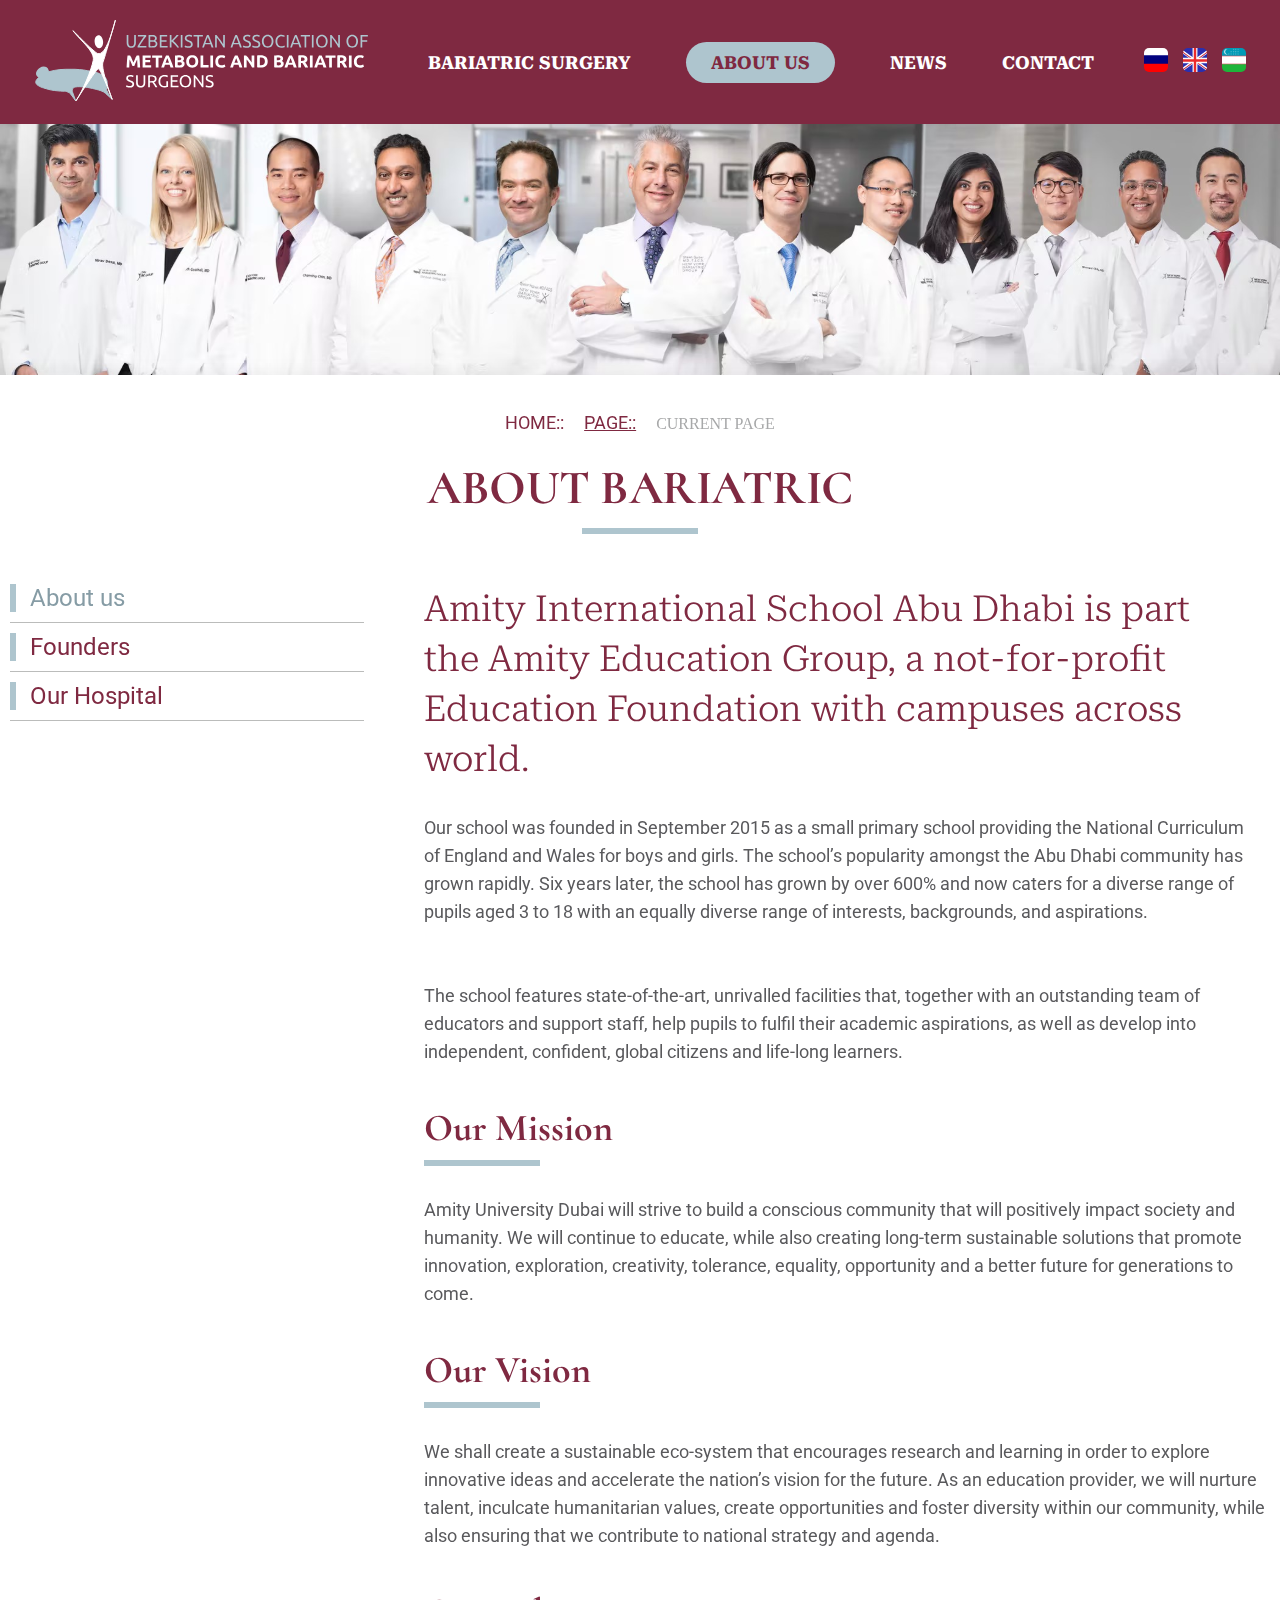
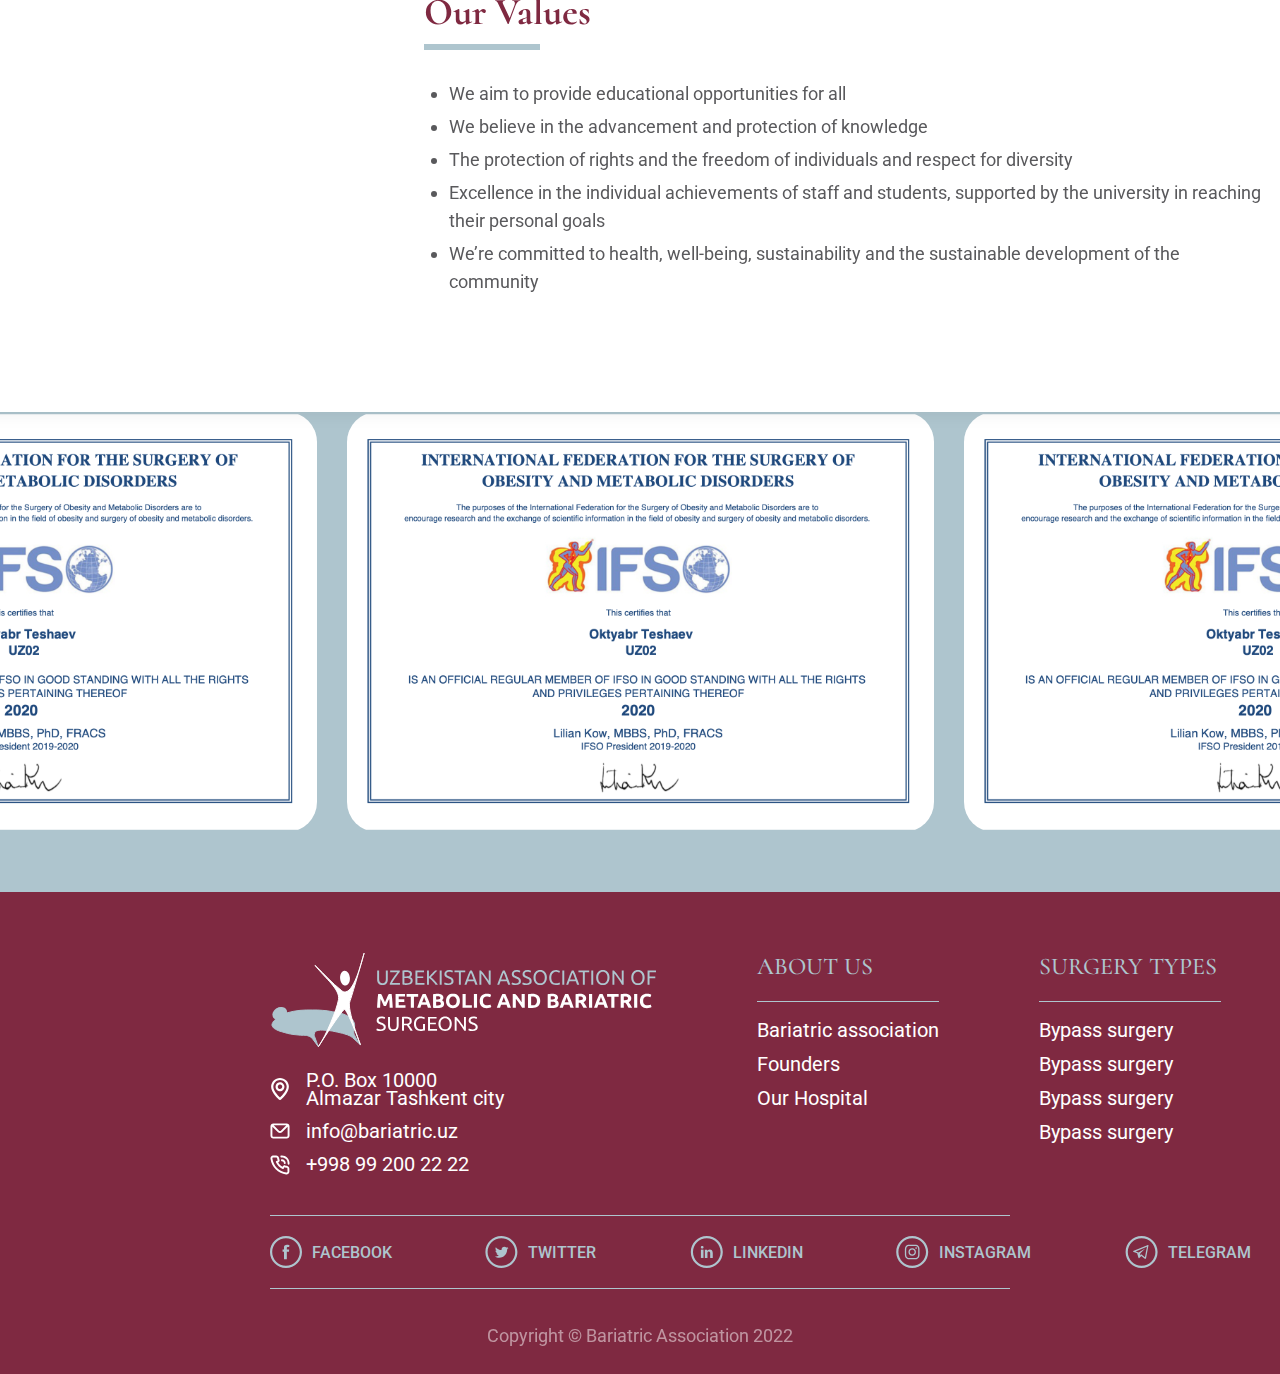
<file: about.html>
<!DOCTYPE html>
<html lang="en">

<head>
    <meta charset="UTF-8">
    <meta http-equiv="X-UA-Compatible" content="IE=edge">
    <meta name="viewport" content="width=device-width, initial-scale=1.0">
    <link rel="stylesheet" href="style/main.css">
    <link rel="stylesheet" href="style/about.css">
    <title>About Us</title>
</head>

<body>
    <a href="#scroll" class="scroll"><img src="images/scroll_up.svg"></a>
    <nav class="container_us" id="scroll">
        <a href="index.html"><img src="images/About_Us/navbar/logo.svg"></a>
        <div class="menues">
            <ul>
                <li>
                    <a href="index.html">Bariatric surgery</a>
                </li>
                <li>
                    <a href="#" class="active">about us</a>
                </li>
                <li>
                    <a href="news.html">news</a>
                </li>
                <li>
                    <a href="#">contact</a>
                </li>
            </ul>
            <div class="lang">
                <a href="#"><img src="images/navs-home/ru.svg"></a>
                <a href="#"><img src="images/navs-home/eng.svg"></a>
                <a href="#"><img src="images/navs-home/uzb.svg"></a>
            </div>
            <!-- <a href="#"><img src="images/About_Us/menu.svg"></a> -->
        </div>
    </nav>

    <div class="section">
        <img src="images/About_Us/section_nav/background.svg">
    </div>

    <div class="about__box">
        <div class="box_content">
            <div class="menues">
                <ul>
                    <li>
                        <a href="index.html">Home::</a>
                    </li>
                    <li>
                        <a href="#" class="active">Page::</a>
                    </li>
                    <li class="not__active">
                        Current Page
                    </li>
                </ul>
            </div>
            <div class="box__title">
                About bariatric
                <div class="line"></div>
            </div>
            <div class="content">
                <div class="menu_content">
                    <ul>
                        <li><a href="about.html" class="active">About us</a></li>
                        <li><a href="founders.html">Founders</a></li>
                        <li><a href="ourHospital.html">Our Hospital</a></li>
                    </ul>
                </div>
                <div class="paragraph__content">
                    <p class="param_1">Amity International School Abu Dhabi is part <br> the Amity Education Group, a
                        not-for-profit <br> Education Foundation with campuses across <br> world. </p>
                    <p class="param_2">Our school was founded in September 2015 as a small primary school providing the
                        National
                        Curriculum <br> of England and Wales for boys and girls. The school’s popularity amongst the Abu
                        Dhabi community has <br> grown rapidly. Six years later, the school has grown by over 600% and
                        now caters for a diverse range of <br> pupils aged 3 to 18 with an equally diverse range of
                        interests, backgrounds, and aspirations. <br> <br> <br>
                        The school features state-of-the-art, unrivalled facilities that, together with an outstanding
                        team of <br> educators and support staff, help pupils to fulfil their academic aspirations, as
                        well as develop into <br> independent, confident, global citizens and life-long learners.
                    </p>
                    <p class="param_title">Our Mission</p>
                    <div class="line"></div>
                    <p class="param_2">Amity University Dubai will strive to build a conscious community that will
                        positively impact
                        society and <br> humanity. We will continue to educate, while also creating long-term
                        sustainable
                        solutions that promote <br> innovation, exploration, creativity, tolerance, equality,
                        opportunity and
                        a better future for generations to <br> come.</p>
                    <p class="param_title">Our Vision</p>
                    <div class="line"></div>
                    <p class="param_2">
                        We shall create a sustainable eco-system that encourages research and learning in order to
                        explore <br> innovative ideas and accelerate the nation’s vision for the future. As an education
                        provider, we will nurture <br> talent, inculcate humanitarian values, create opportunities and
                        foster
                        diversity within our community, while <br> also ensuring that we contribute to national strategy
                        and
                        agenda.
                    </p>
                    <p class="param_title">Our Values</p>
                    <div class="line"></div>
                    <ul>
                        <li>
                            We aim to provide educational opportunities for all
                        </li>
                        <li>
                            We believe in the advancement and protection of knowledge
                        </li>
                        <li>
                            The protection of rights and the freedom of individuals and respect for diversity
                        </li>
                        <li>
                            Excellence in the individual achievements of staff and students, supported by the university
                            in reaching <br> their personal goals
                        </li>
                        <li>
                            We’re committed to health, well-being, sustainability and the sustainable development of the
                            <br> community
                        </li>
                    </ul>
                </div>
            </div>
        </div>
    </div>

    <div class="certificates">
        <div class="certificates__title">
            our certificates
            <div class="line"></div>
        </div>
        <div class="img">
            <img src="images/About_Us/certificates.svg">
            <img src="images/About_Us/certificates.svg">
            <img src="images/About_Us/certificates.svg">
        </div>
    </div>
    <!-- FOOTER -->
    <footer class="container">
        <div class="footer__block">
            <!-- first block -->
            <div class="footer__box">
                <a href="#"><img src="images/footer/logo.svg" class="logo"></a>
                <div class="div mb">
                    <img src="images/footer/map.svg">
                    <p>P.O. Box 10000 <br> Almazar Tashkent city</p>
                </div>
                <div class="div mb">
                    <img src="images/footer/e-mail.svg">
                    <p>info@bariatric.uz</p>
                </div>
                <div class="div">
                    <img src="images/footer/call.svg">
                    <p>+998 99 200 22 22</p>
                </div>
            </div>
            <!-- second block -->
            <ul>
                <div class="title">About Us</div>
                <div class="line"></div>
                <li class="mb">
                    <a href="index.html">Bariatric association</a>
                </li>
                <li class="mb">
                    <a href="founders.html">Founders</a>
                </li>
                <li>
                    <a href="ourHospital.html">Our Hospital</a>
                </li>
            </ul>
            <ul>
                <div class="title">Surgery types</div>
                <div class="line"></div>
                <li class="mb">
                    <a href="#">Bypass surgery </a>
                </li>
                <li class="mb">
                    <a href="#">Bypass surgery </a>
                </li>
                <li class="mb">
                    <a href="#">Bypass surgery </a>
                </li>
                <li>
                    <a href="#">Bypass surgery </a>
                </li>
            </ul>
            <ul>
                <div class="title">Information</div>
                <div class="line"></div>
                <li class="mb">
                    <a href="#">Membership</a>
                </li>
                <li class="mb">
                    <a href="news.html">News</a>
                </li>
                <li class="mb">
                    <a href="#">Join us</a>
                </li>
                <li>
                    <a href="#">FAQ</a>
                </li>
            </ul>
        </div>
        <div class="socials">
            <a href="#">
                <img src="images/footer/socials/Facebook.svg">
                <p>Facebook</p>
            </a>
            <a href="#">
                <img src="images/footer/socials/Twitters.svg">
                <p>Twitter</p>
            </a>
            <a href="#">
                <img src="images/footer/socials/LinkedIn.svg">
                <p>LinkedIn</p>
            </a>
            <a href="#">
                <img src="images/footer/socials/Instagram.svg">
                <p>Instagram</p>
            </a>
            <a href="#">
                <img src="images/footer/socials/Telegram.svg">
                <p>Telegram</p>
            </a>
            <a href="#">
                <img src="images/footer/socials/Youtube.svg">
                <p>Youtube</p>
            </a>
        </div>
        <p class="copyright">Copyright © Bariatric Association 2022</p>
    </footer>
</body>

</html>
</file>
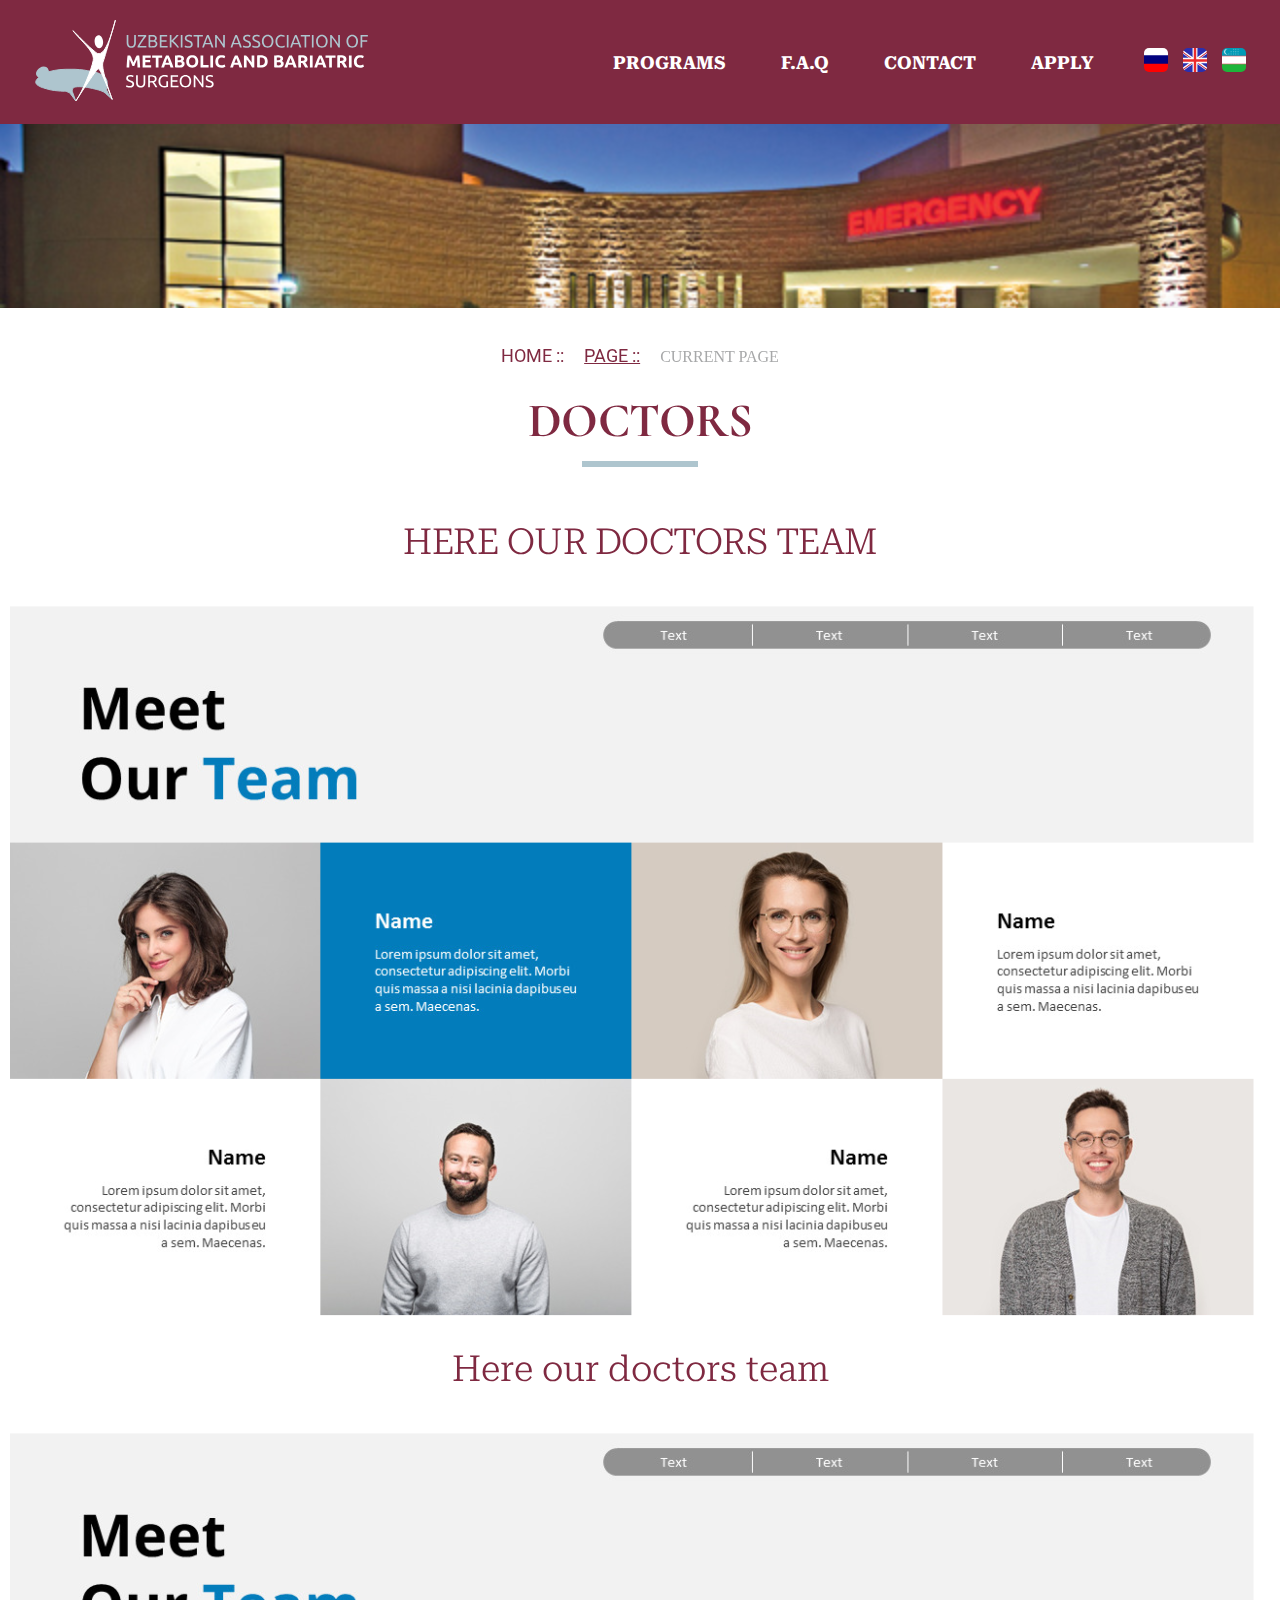
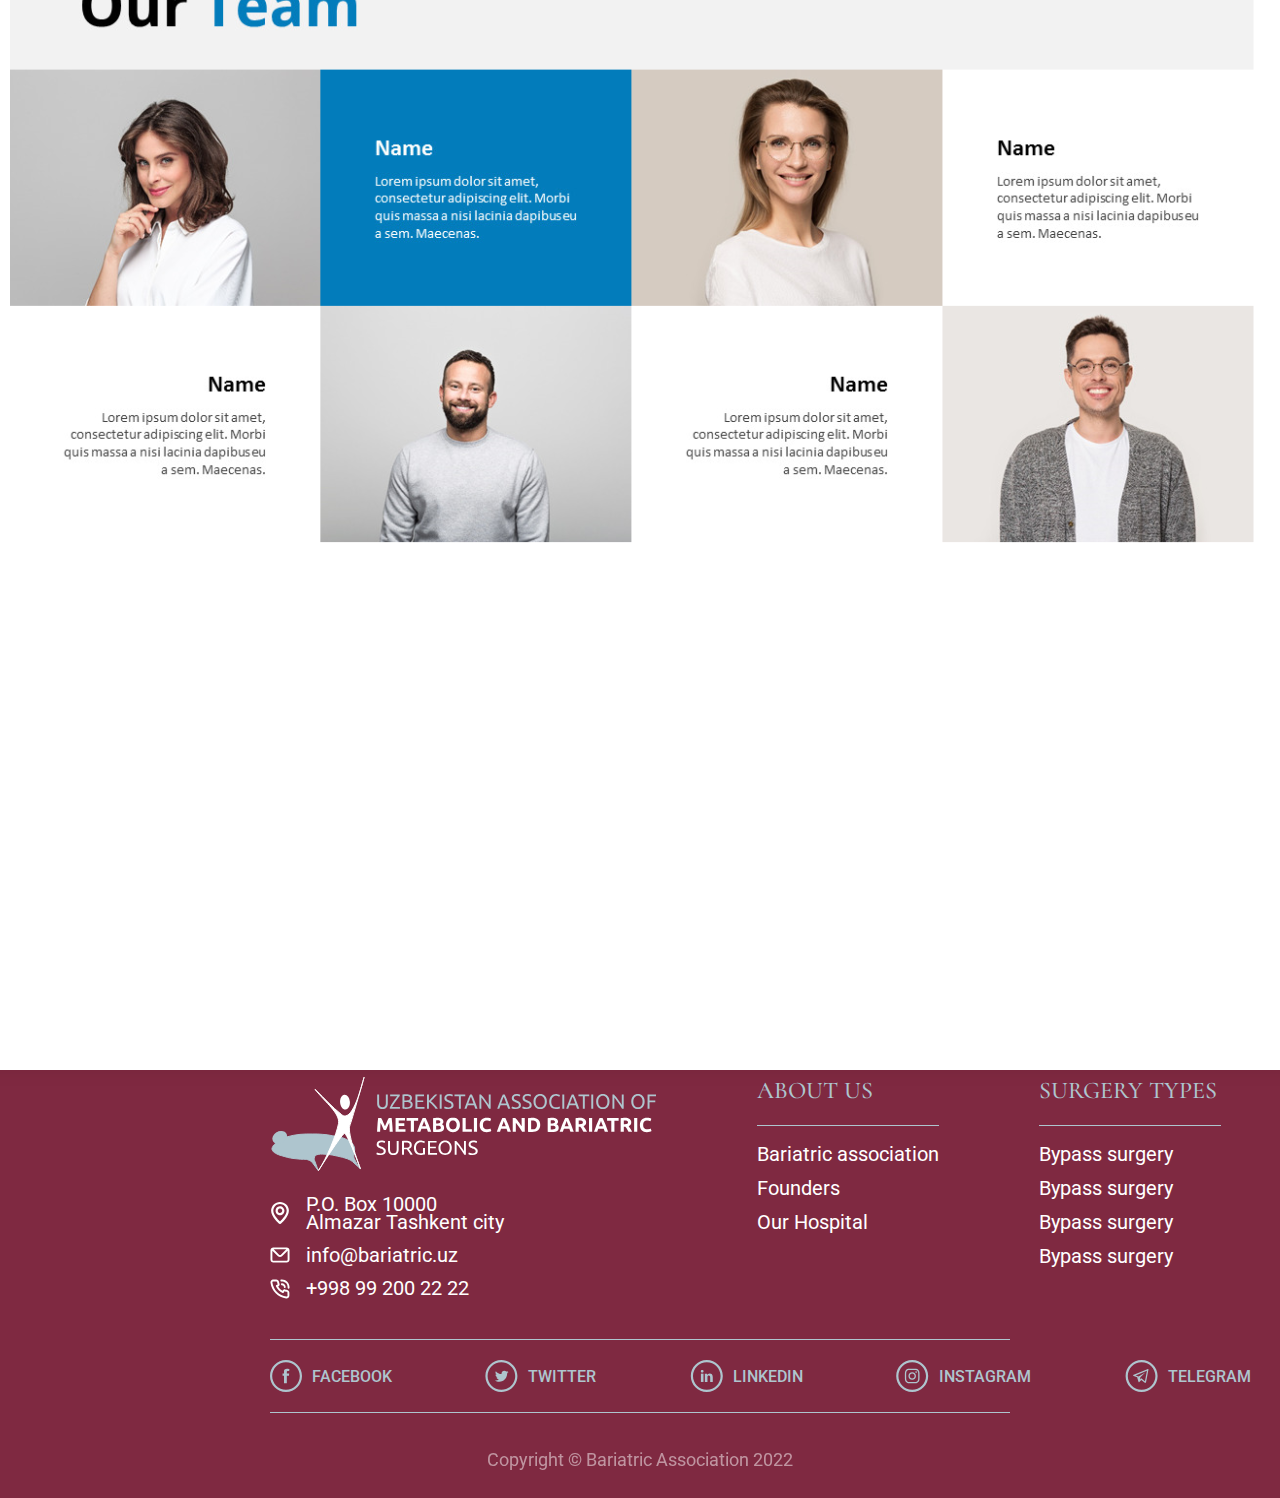
<file: doctors.html>
<!DOCTYPE html>
<html lang="en">

<head>
    <meta charset="UTF-8">
    <meta http-equiv="X-UA-Compatible" content="IE=edge">
    <meta name="viewport" content="width=device-width, initial-scale=1.0">
    <link rel="stylesheet" href="style/main.css">
    <link rel="stylesheet" href="style/about.css">
    <link rel="stylesheet" href="style/founders.css">
    <link rel="stylesheet" href="style/doctor.css">
    <title>Founders</title>
</head>

<body>
    <a href="#scroll" class="scroll"><img src="images/scroll_up.svg"></a>
    <nav class="container_us" id="scroll">
        <a href="index.html"><img src="images/About_Us/navbar/logo.svg"></a>
        <div class="menues">
            <ul>
                <li>
                    <a href="programs.html">Programs</a>
                </li>
                <li>
                    <a href="#">F.A.Q</a>
                </li>
                <li>
                    <a href="#">Contact</a>
                </li>
                <li>
                    <a href="#">Apply</a>
                </li>
            </ul>
            <div class="lang">
                <a href="#"><img src="images/navs-home/ru.svg"></a>
                <a href="#"><img src="images/navs-home/eng.svg"></a>
                <a href="#"><img src="images/navs-home/uzb.svg"></a>
            </div>
            <!-- <a href="#"><img src="images/About_Us/menu.svg"></a> -->
        </div>
    </nav>
    <div class="section">
        <img src="images/founders/background.svg">
    </div>
    <div class="about__box">
        <div class="box_content">
            <div class="menues">
                <ul>
                    <li>
                        <a href="index.html">Home ::</a>
                    </li>
                    <li>
                        <a href="#" class="active">Page ::</a>
                    </li>
                    <li class="not__active">
                        Current Page
                    </li>
                </ul>
            </div>
            <div class="box__title">
                Doctors
                <div class="line"></div>
                <div class="team__title">
                    Here our doctors team 
                </div>
            </div>
            <div class="contents">
                <img src="images/doctors/doctors.svg" alt="">
                <div class="team__title mt">
                    Here our doctors team 
                </div>
                <img src="images/doctors/doctors.svg" alt="">
            </div>
        </div>
    </div>
    <!-- FOOTER -->
    <footer class="container">
        <div class="footer__block">
            <!-- first block -->
            <div class="footer__box">
                <a href="#"><img src="images/footer/logo.svg" class="logo"></a>
                <div class="div mb">
                    <img src="images/footer/map.svg">
                    <p>P.O. Box 10000 <br> Almazar Tashkent city</p>
                </div>
                <div class="div mb">
                    <img src="images/footer/e-mail.svg">
                    <p>info@bariatric.uz</p>
                </div>
                <div class="div">
                    <img src="images/footer/call.svg">
                    <p>+998 99 200 22 22</p>
                </div>
            </div>
            <!-- second block -->
            <ul>
                <div class="title">About Us</div>
                <div class="line"></div>
                <li class="mb">
                    <a href="index.html">Bariatric association</a>
                </li>
                <li class="mb">
                    <a href="founders.html">Founders</a>
                </li>
                <li>
                    <a href="ourHospital.html">Our Hospital</a>
                </li>
            </ul>
            <ul>
                <div class="title">Surgery types</div>
                <div class="line"></div>
                <li class="mb">
                    <a href="#">Bypass surgery </a>
                </li>
                <li class="mb">
                    <a href="#">Bypass surgery </a>
                </li>
                <li class="mb">
                    <a href="#">Bypass surgery </a>
                </li>
                <li>
                    <a href="#">Bypass surgery </a>
                </li>
            </ul>
            <ul>
                <div class="title">Information</div>
                <div class="line"></div>
                <li class="mb">
                    <a href="#">Membership</a>
                </li>
                <li class="mb">
                    <a href="news.html">News</a>
                </li>
                <li class="mb">
                    <a href="#">Join us</a>
                </li>
                <li>
                    <a href="#">FAQ</a>
                </li>
            </ul>
        </div>
        <div class="socials">
            <a href="#">
                <img src="images/footer/socials/Facebook.svg">
                <p>Facebook</p>
            </a>
            <a href="#">
                <img src="images/footer/socials/Twitters.svg">
                <p>Twitter</p>
            </a>
            <a href="#">
                <img src="images/footer/socials/LinkedIn.svg">
                <p>LinkedIn</p>
            </a>
            <a href="#">
                <img src="images/footer/socials/Instagram.svg">
                <p>Instagram</p>
            </a>
            <a href="#">
                <img src="images/footer/socials/Telegram.svg">
                <p>Telegram</p>
            </a>
            <a href="#">
                <img src="images/footer/socials/Youtube.svg">
                <p>Youtube</p>
            </a>
        </div>
        <p class="copyright">Copyright © Bariatric Association 2022</p>
    </footer>

</body>

</html>
</file>
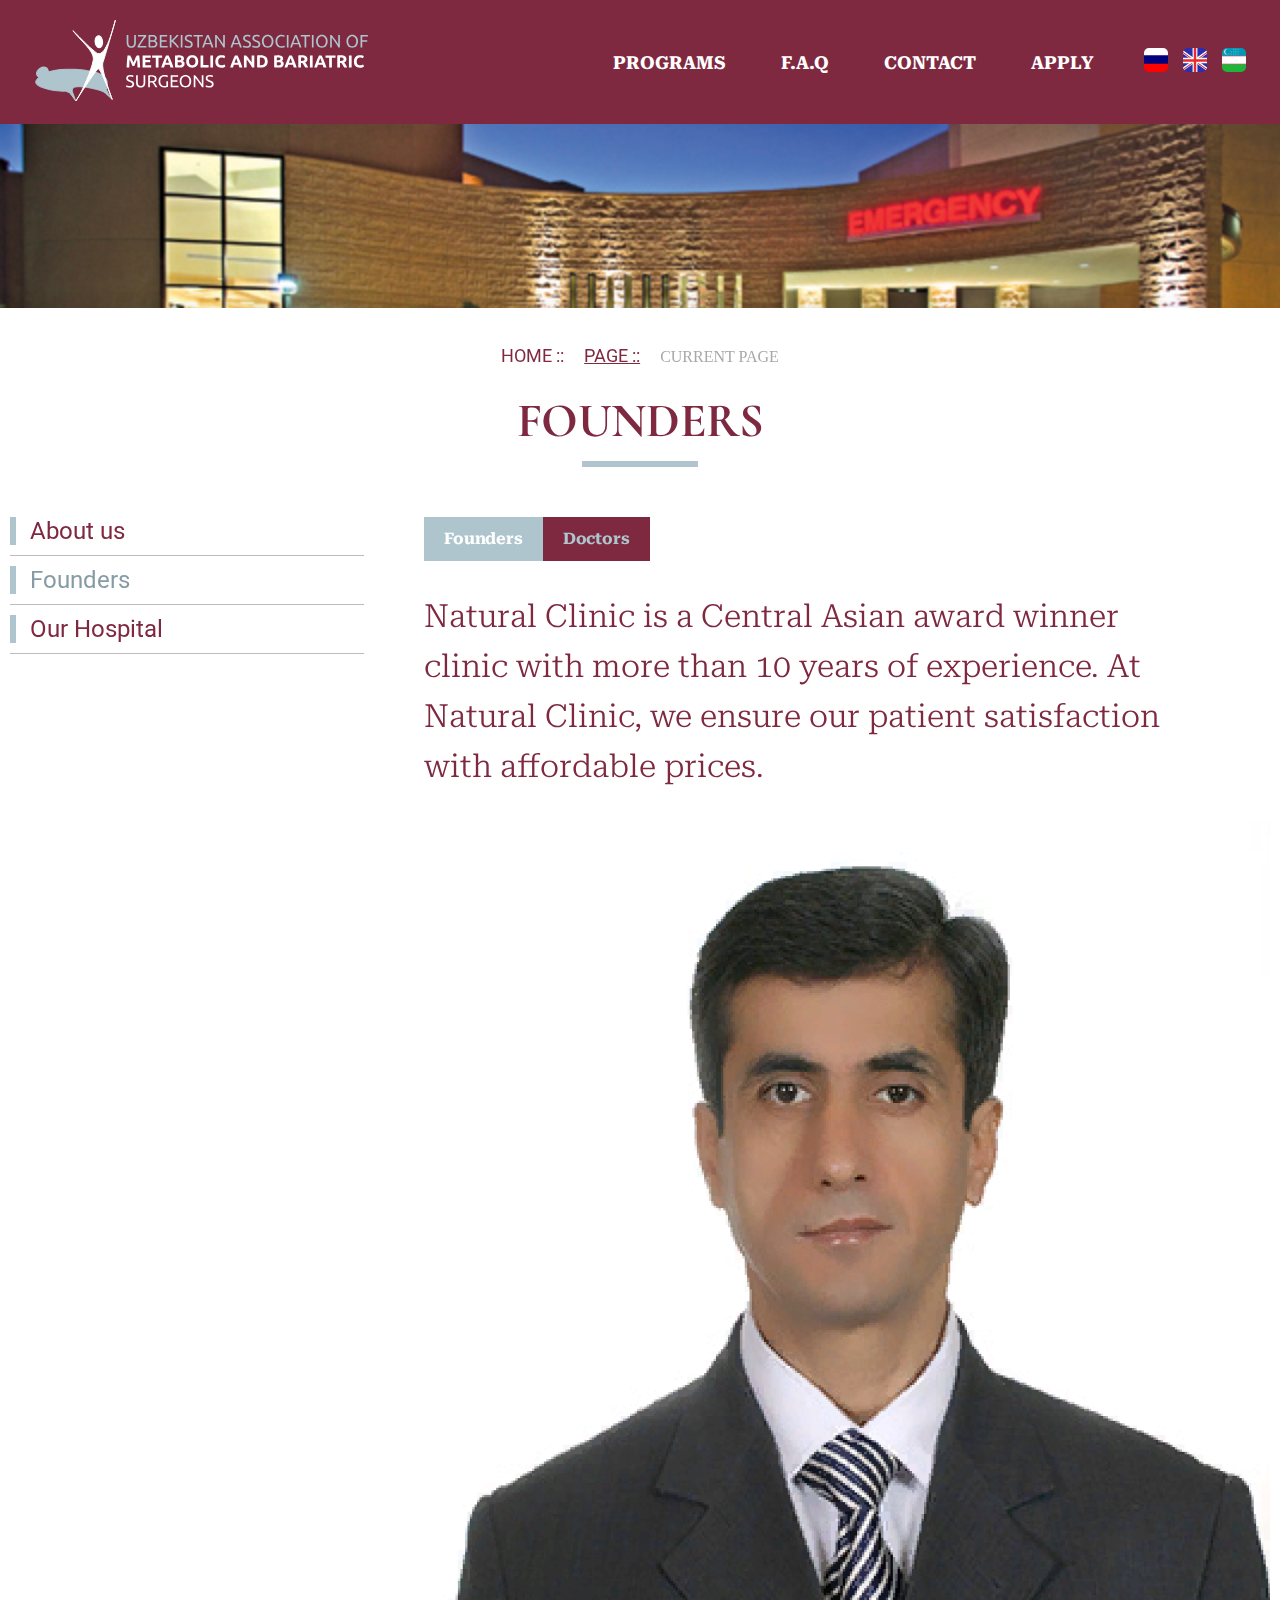
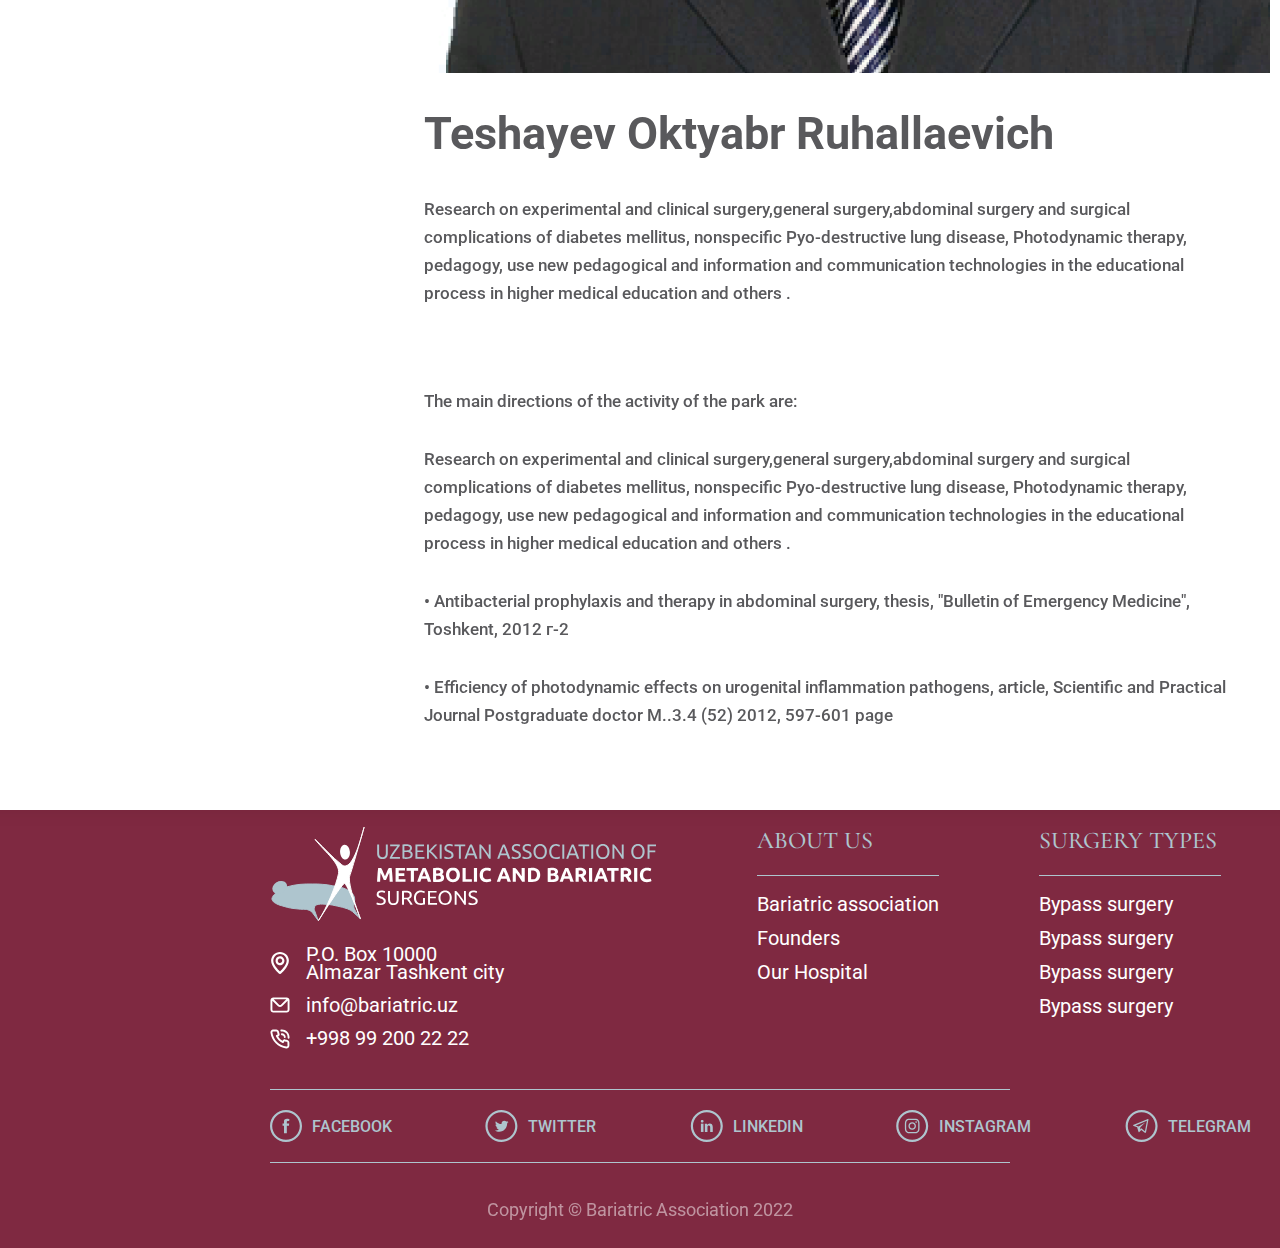
<file: founders.html>
<!DOCTYPE html>
<html lang="en">

<head>
    <meta charset="UTF-8">
    <meta http-equiv="X-UA-Compatible" content="IE=edge">
    <meta name="viewport" content="width=device-width, initial-scale=1.0">
    <link rel="stylesheet" href="style/main.css">
    <link rel="stylesheet" href="style/about.css">
    <link rel="stylesheet" href="style/founders.css">
    <title>Founders</title>
</head>

<body>
    <a href="#scroll" class="scroll"><img src="images/scroll_up.svg"></a>
    <nav class="container_us" id="scroll">
        <a href="index.html"><img src="images/About_Us/navbar/logo.svg"></a>
        <div class="menues">
            <ul>
                <li>
                    <a href="programs.html">Programs</a>
                </li>
                <li>
                    <a href="#">F.A.Q</a>
                </li>
                <li>
                    <a href="#">Contact</a>
                </li>
                <li>
                    <a href="#">Apply</a>
                </li>
            </ul>
            <div class="lang">
                <a href="#"><img src="images/navs-home/ru.svg"></a>
                <a href="#"><img src="images/navs-home/eng.svg"></a>
                <a href="#"><img src="images/navs-home/uzb.svg"></a>
            </div>
            <!-- <a href="#"><img src="images/About_Us/menu.svg"></a> -->
        </div>
    </nav>
    <div class="section">
        <img src="images/founders/background.svg">
    </div>
    <div class="about__box">
        <div class="box_content">
            <div class="menues">
                <ul>
                    <li>
                        <a href="index.html">Home ::</a>
                    </li>
                    <li>
                        <a href="#" class="active">Page ::</a>
                    </li>
                    <li class="not__active">
                        Current Page
                    </li>
                </ul>
            </div>
            <div class="box__title">
                Founders
                <div class="line"></div>
            </div>
            <div class="content">
                <div class="menu_content">
                    <ul>
                        <li><a href="about.html">About us</a></li>
                        <li><a href="#" class="active">Founders</a></li>
                        <li><a href="ourHospital.html">Our Hospital</a></li>
                    </ul>
                </div>
                <div class="founders">
                    <div class="button_doctors">
                        <a href="#" class="not-active">Founders</a>
                        <a href="doctors.html" class="active">Doctors</a>
                    </div>
                    <p class="param_1">
                        Natural Clinic is a Central Asian award winner <br> clinic with more than 10 years of
                        experience. At<br> Natural Clinic, we ensure our patient satisfaction <br> with affordable
                        prices.
                    </p>
                    <img src="images/founders/Founders.png">
                    <h3>Teshayev Oktyabr Ruhallaevich</h3>
                    <p class="param_2 one">
                        Research on experimental and clinical surgery,general surgery,abdominal surgery and surgical
                        <br>
                        complications of diabetes mellitus, nonspecific Pyo-destructive lung disease, Photodynamic
                        therapy, <br> pedagogy, use new pedagogical and information and communication technologies in
                        the
                        educational <br> process in higher medical education and others .
                    </p>
                    <p class="param_2 two">
                        The main directions of the activity of the park are:
                    </p>
                    <p class="param_2 two">
                        Research on experimental and clinical surgery,general surgery,abdominal surgery and surgical
                        <br>
                        complications of diabetes mellitus, nonspecific Pyo-destructive lung disease, Photodynamic
                        therapy, <br> pedagogy, use new pedagogical and information and communication technologies in
                        the
                        educational <br> process in higher medical education and others .
                    </p>
                    <p class="param_2 two">
                        • Antibacterial prophylaxis and therapy in abdominal surgery, thesis, "Bulletin of Emergency
                        Medicine", <br> Toshkent, 2012 г-2
                    </p>
                    <p class="param_2">
                        • Efficiency of photodynamic effects on urogenital inflammation pathogens, article, Scientific
                        and Practical <br> Journal Postgraduate doctor M..3.4 (52) 2012, 597-601 page
                    </p>
                </div>
            </div>
        </div>
    </div>
    <!-- FOOTER -->
    <footer class="container">
        <div class="footer__block">
            <!-- first block -->
            <div class="footer__box">
                <a href="#"><img src="images/footer/logo.svg" class="logo"></a>
                <div class="div mb">
                    <img src="images/footer/map.svg">
                    <p>P.O. Box 10000 <br> Almazar Tashkent city</p>
                </div>
                <div class="div mb">
                    <img src="images/footer/e-mail.svg">
                    <p>info@bariatric.uz</p>
                </div>
                <div class="div">
                    <img src="images/footer/call.svg">
                    <p>+998 99 200 22 22</p>
                </div>
            </div>
            <!-- second block -->
            <ul>
                <div class="title">About Us</div>
                <div class="line"></div>
                <li class="mb">
                    <a href="index.html">Bariatric association</a>
                </li>
                <li class="mb">
                    <a href="founders.html">Founders</a>
                </li>
                <li>
                    <a href="ourHospital.html">Our Hospital</a>
                </li>
            </ul>
            <ul>
                <div class="title">Surgery types</div>
                <div class="line"></div>
                <li class="mb">
                    <a href="#">Bypass surgery </a>
                </li>
                <li class="mb">
                    <a href="#">Bypass surgery </a>
                </li>
                <li class="mb">
                    <a href="#">Bypass surgery </a>
                </li>
                <li>
                    <a href="#">Bypass surgery </a>
                </li>
            </ul>
            <ul>
                <div class="title">Information</div>
                <div class="line"></div>
                <li class="mb">
                    <a href="#">Membership</a>
                </li>
                <li class="mb">
                    <a href="news.html">News</a>
                </li>
                <li class="mb">
                    <a href="#">Join us</a>
                </li>
                <li>
                    <a href="#">FAQ</a>
                </li>
            </ul>
        </div>
        <div class="socials">
            <a href="#">
                <img src="images/footer/socials/Facebook.svg">
                <p>Facebook</p>
            </a>
            <a href="#">
                <img src="images/footer/socials/Twitters.svg">
                <p>Twitter</p>
            </a>
            <a href="#">
                <img src="images/footer/socials/LinkedIn.svg">
                <p>LinkedIn</p>
            </a>
            <a href="#">
                <img src="images/footer/socials/Instagram.svg">
                <p>Instagram</p>
            </a>
            <a href="#">
                <img src="images/footer/socials/Telegram.svg">
                <p>Telegram</p>
            </a>
            <a href="#">
                <img src="images/footer/socials/Youtube.svg">
                <p>Youtube</p>
            </a>
        </div>
        <p class="copyright">Copyright © Bariatric Association 2022</p>
    </footer>
</body>

</html>
</file>
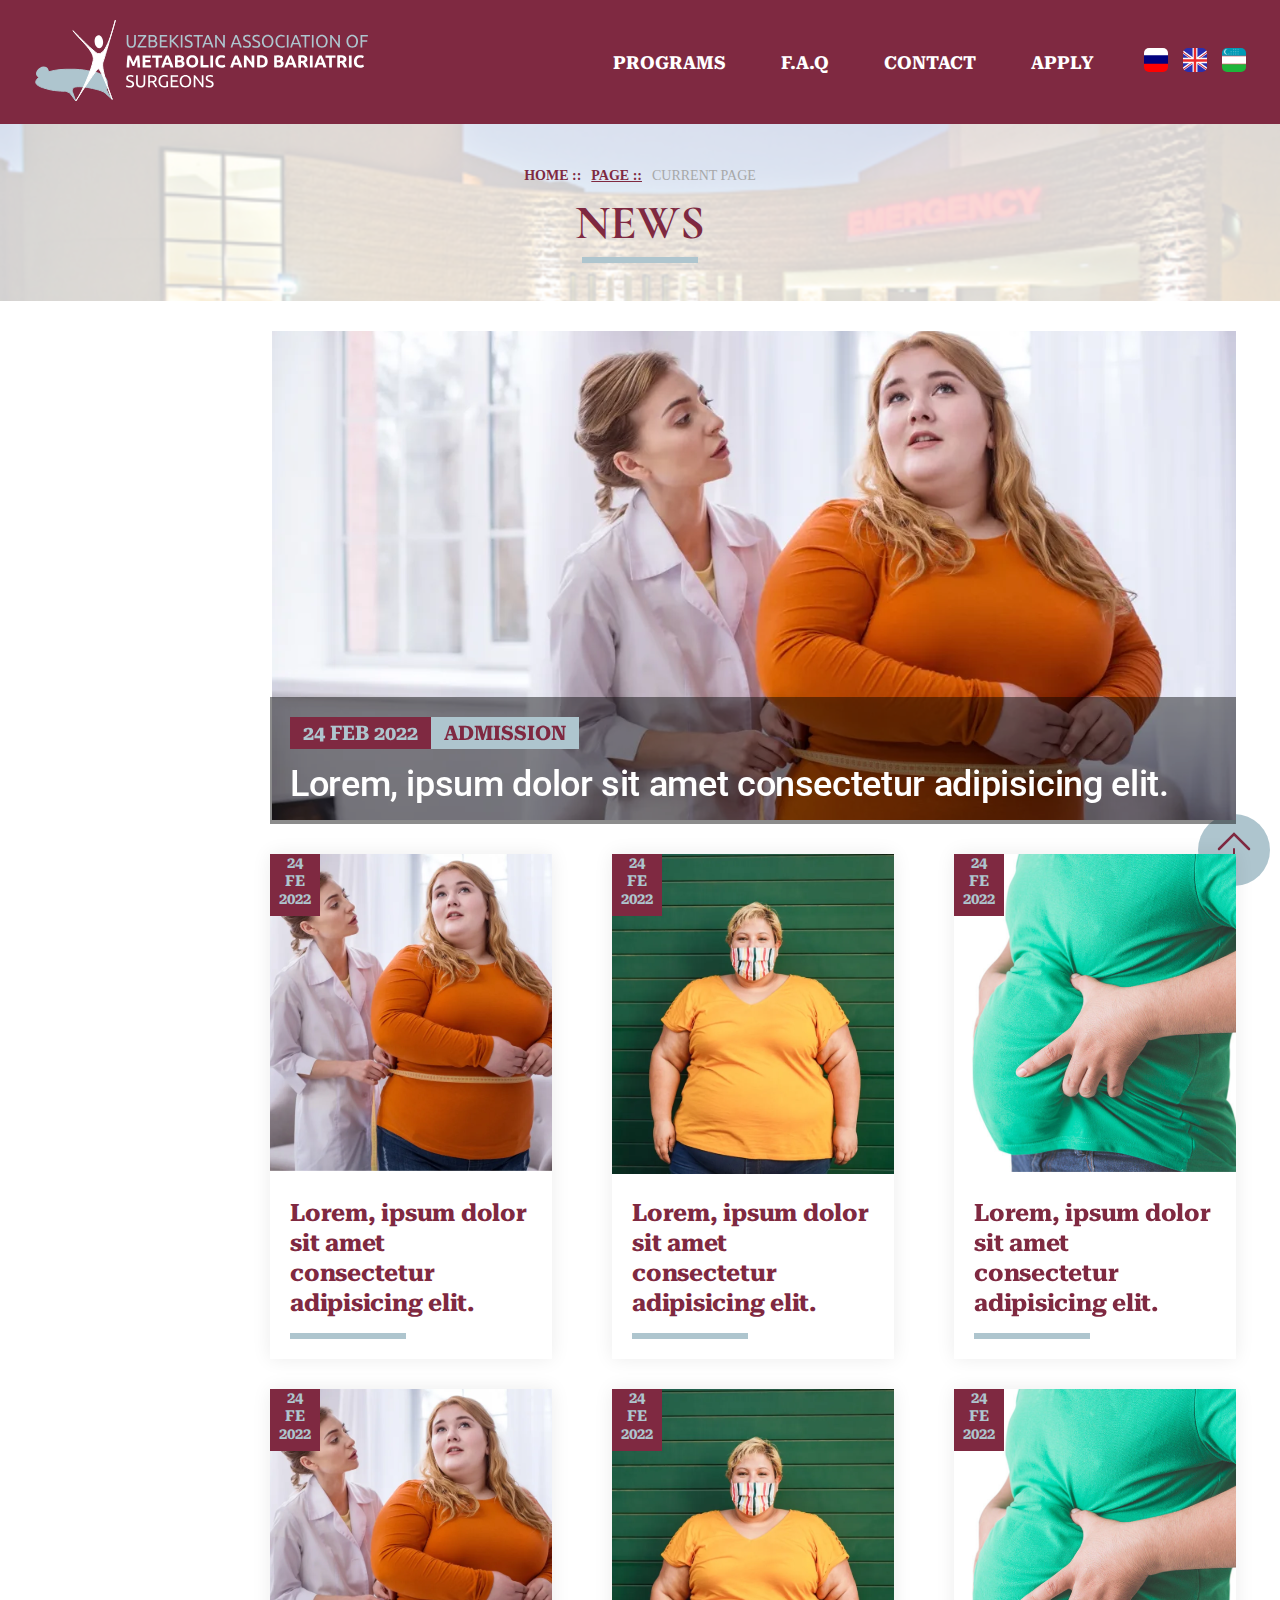
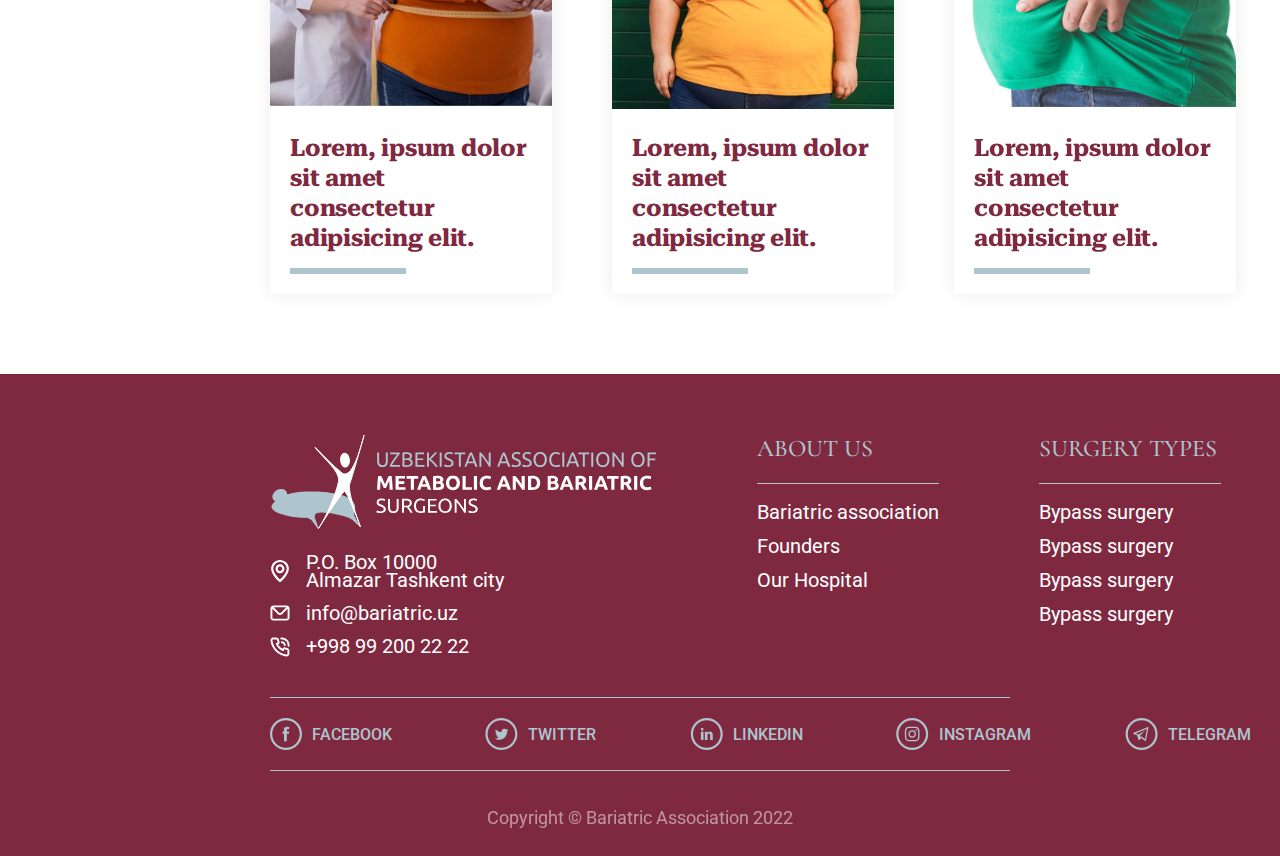
<file: news.html>
<!DOCTYPE html>
<html lang="en">

<head>
    <meta charset="UTF-8">
    <meta http-equiv="X-UA-Compatible" content="IE=edge">
    <meta name="viewport" content="width=device-width, initial-scale=1.0">
    <link rel="stylesheet" href="style/main.css">
    <link rel="stylesheet" href="style/about.css">
    <link rel="stylesheet" href="style/founders.css">
    <link rel="stylesheet" href="style/programs.css">
    <link rel="stylesheet" href="sass/news.css">
    <title>NEWS</title>
</head>

<body>
    <a href="#scroll" class="scroll"><img src="images/scroll_up.svg"></a>
    <nav class="container_us" id="scroll">
        <a href="index.html"><img src="images/About_Us/navbar/logo.svg"></a>
        <div class="menues">
            <ul>
                <li>
                    <a href="programs.html">Programs</a>
                </li>
                <li>
                    <a href="#">F.A.Q</a>
                </li>
                <li>
                    <a href="#">Contact</a>
                </li>
                <li>
                    <a href="#">Apply</a>
                </li>
            </ul>
            <div class="lang">
                <a href="#"><img src="images/navs-home/ru.svg"></a>
                <a href="#"><img src="images/navs-home/eng.svg"></a>
                <a href="#"><img src="images/navs-home/uzb.svg"></a>
            </div>
            <!-- <a href="#"><img src="images/About_Us/menu.svg"></a> -->
        </div>
    </nav>
    <!-- SECTION START -->
    <div class="program__section">
        <div class="index">
        </div>
        <ul>
            <li>
                <a href="index.html">HOME :: </a>
            </li>
            <li>
                <a href="programs.html" class="active">PAGE :: </a>
            </li>
            <li class="not-active">
                Current page
            </li>
        </ul>
        <div class="title">NEWS</div>
        <div class="line"></div>
    </div>
    <div class="news container">
        <div class="news_left">
            <div class="img_news">
                <img src="images/news/news__first.svg">
                <div class="img_data">
                    <div class="data">
                        <p class="p_one">24 Feb 2022</p>
                        <P class="p_two">Admission</P>
                    </div>
                    <p class="theme_news">Lorem, ipsum dolor sit amet consectetur adipisicing elit.</p>
                </div>
            </div>
            <div class="content_news">
                <div class="card">
                    <img src="images/news/1.svg">
                    <div class="card__title">Lorem, ipsum dolor <br> sit amet <br> consectetur <br> adipisicing elit.
                    </div>
                    <div class="line"></div>
                    <div class="absolute">
                        24 <br>Fe <br> 2022
                    </div>
                </div>
                <div class="card">
                    <img src="images/news/2.svg">
                    <div class="card__title">Lorem, ipsum dolor <br> sit amet <br> consectetur <br> adipisicing elit.
                    </div>
                    <div class="line"></div>
                    <div class="absolute">
                        24 <br>Fe <br> 2022
                    </div>
                </div>
                <div class="card">
                    <img src="images/news/3.svg">
                    <div class="card__title">Lorem, ipsum dolor <br> sit amet <br> consectetur <br> adipisicing elit.
                    </div>
                    <div class="line"></div>
                    <div class="absolute">
                        24 <br>Fe <br> 2022
                    </div>
                </div>
            </div>
            <div class="content_news">
                <div class="card">
                    <img src="images/news/1.svg">
                    <div class="card__title">Lorem, ipsum dolor <br> sit amet <br> consectetur <br> adipisicing elit.
                    </div>
                    <div class="line"></div>
                    <div class="absolute">
                        24 <br>Fe <br> 2022
                    </div>
                </div>
                <div class="card">
                    <img src="images/news/2.svg">
                    <div class="card__title">Lorem, ipsum dolor <br> sit amet <br> consectetur <br> adipisicing elit.
                    </div>
                    <div class="line"></div>
                    <div class="absolute">
                        24 <br>Fe <br> 2022
                    </div>
                </div>
                <div class="card">
                    <img src="images/news/3.svg">
                    <div class="card__title">Lorem, ipsum dolor <br> sit amet <br> consectetur <br> adipisicing elit.
                    </div>
                    <div class="line"></div>
                    <div class="absolute">
                        24 <br>Fe <br> 2022
                    </div>
                </div>
            </div>
        </div>
        <div class="news_right">
            <ul>
                <li>
                    <a href="#">All Categories</a>
                </li>
                <li>
                    <a href="#">Admission</a>
                </li>
                <li>
                    <a href="#">Application</a>
                </li>
                <li>
                    <a href="#">Competition</a>
                </li>
                <li>
                    <a href="#">Courses</a>
                </li>
                <li>
                    <a href="#">Events</a>
                </li>
            </ul>
        </div>
    </div>

    
    <!-- FOOTER -->
    <footer class="container">
        <div class="footer__block">
            <!-- first block -->
            <div class="footer__box">
                <a href="#"><img src="images/footer/logo.svg" class="logo"></a>
                <div class="div mb">
                    <img src="images/footer/map.svg">
                    <p>P.O. Box 10000 <br> Almazar Tashkent city</p>
                </div>
                <div class="div mb">
                    <img src="images/footer/e-mail.svg">
                    <p>info@bariatric.uz</p>
                </div>
                <div class="div">
                    <img src="images/footer/call.svg">
                    <p>+998 99 200 22 22</p>
                </div>
            </div>
            <!-- second block -->
            <ul>
                <div class="title">About Us</div>
                <div class="line"></div>
                <li class="mb">
                    <a href="index.html">Bariatric association</a>
                </li>
                <li class="mb">
                    <a href="founders.html">Founders</a>
                </li>
                <li>
                    <a href="ourHospital.html">Our Hospital</a>
                </li>
            </ul>
            <ul>
                <div class="title">Surgery types</div>
                <div class="line"></div>
                <li class="mb">
                    <a href="#">Bypass surgery </a>
                </li>
                <li class="mb">
                    <a href="#">Bypass surgery </a>
                </li>
                <li class="mb">
                    <a href="#">Bypass surgery </a>
                </li>
                <li>
                    <a href="#">Bypass surgery </a>
                </li>
            </ul>
            <ul>
                <div class="title">Information</div>
                <div class="line"></div>
                <li class="mb">
                    <a href="#">Membership</a>
                </li>
                <li class="mb">
                    <a href="news.html">News</a>
                </li>
                <li class="mb">
                    <a href="#">Join us</a>
                </li>
                <li>
                    <a href="#">FAQ</a>
                </li>
            </ul>
        </div>
        <div class="socials">
            <a href="#">
                <img src="images/footer/socials/Facebook.svg">
                <p>Facebook</p>
            </a>
            <a href="#">
                <img src="images/footer/socials/Twitters.svg">
                <p>Twitter</p>
            </a>
            <a href="#">
                <img src="images/footer/socials/LinkedIn.svg">
                <p>LinkedIn</p>
            </a>
            <a href="#">
                <img src="images/footer/socials/Instagram.svg">
                <p>Instagram</p>
            </a>
            <a href="#">
                <img src="images/footer/socials/Telegram.svg">
                <p>Telegram</p>
            </a>
            <a href="#">
                <img src="images/footer/socials/Youtube.svg">
                <p>Youtube</p>
            </a>
        </div>
        <p class="copyright">Copyright © Bariatric Association 2022</p>
    </footer>
</body>

</html>
</file>
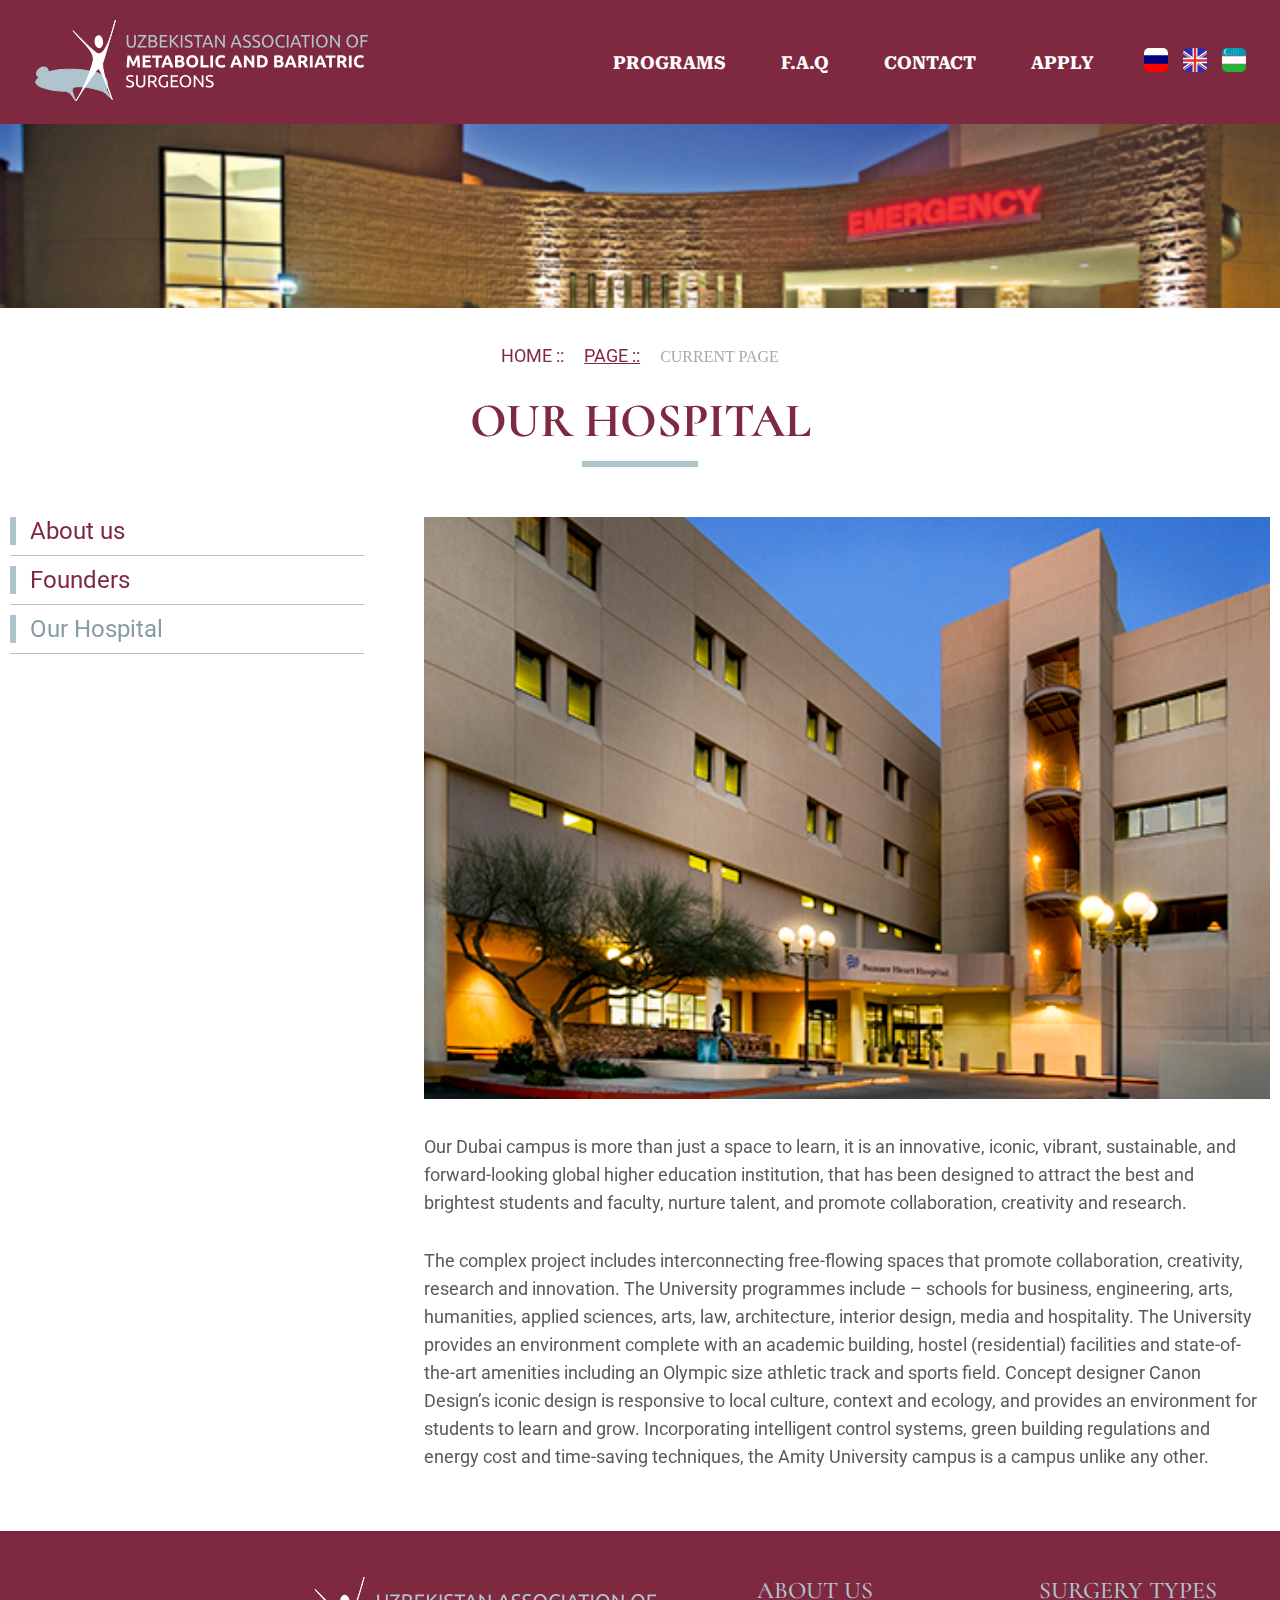
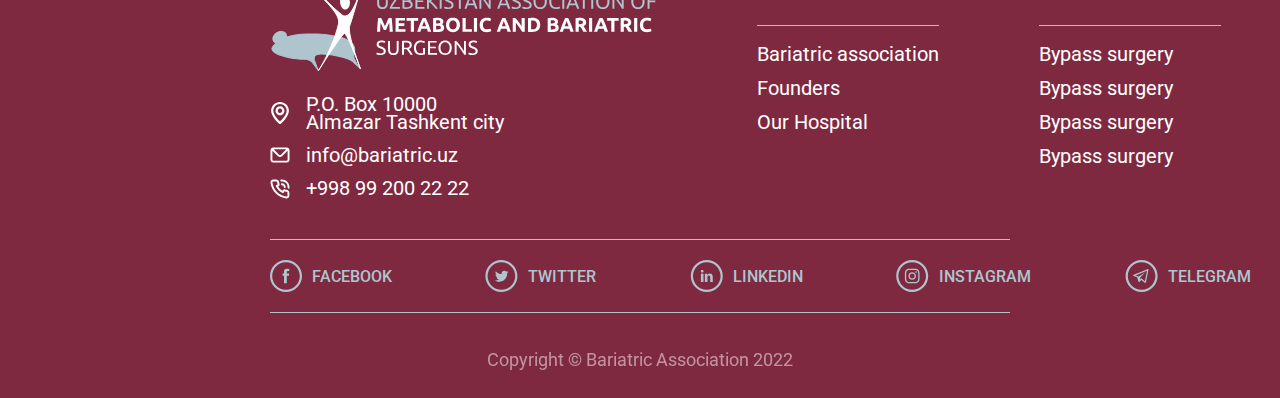
<file: ourHospital.html>
<!DOCTYPE html>
<html lang="en">

<head>
    <meta charset="UTF-8">
    <meta http-equiv="X-UA-Compatible" content="IE=edge">
    <meta name="viewport" content="width=device-width, initial-scale=1.0">
    <link rel="stylesheet" href="style/main.css">
    <link rel="stylesheet" href="style/about.css">
    <link rel="stylesheet" href="style/founders.css">
    <link rel="stylesheet" href="style/hospital.css">
    <title>Our Hospital</title>
</head>

<body>
    <a href="#scroll" class="scroll"><img src="images/scroll_up.svg"></a>
    <nav class="container_us" id="scroll">
        <a href="index.html"><img src="images/About_Us/navbar/logo.svg"></a>
        <div class="menues">
            <ul>
                <li>
                    <a href="programs.html">Programs</a>
                </li>
                <li>
                    <a href="#">F.A.Q</a>
                </li>
                <li>
                    <a href="#">Contact</a>
                </li>
                <li>
                    <a href="#">Apply</a>
                </li>
            </ul>
            <div class="lang">
                <a href="#"><img src="images/navs-home/ru.svg"></a>
                <a href="#"><img src="images/navs-home/eng.svg"></a>
                <a href="#"><img src="images/navs-home/uzb.svg"></a>
            </div>
            <!-- <a href="#"><img src="images/About_Us/menu.svg"></a> -->
        </div>
    </nav>
    <div class="section">
        <img src="images/founders/background.svg">
    </div>
    <div class="about__box">
        <div class="box_content">
            <div class="menues">
                <ul>
                    <li>
                        <a href="index.html">Home ::</a>
                    </li>
                    <li>
                        <a href="#" class="active">Page ::</a>
                    </li>
                    <li class="not__active">
                        Current Page
                    </li>
                </ul>
            </div>
            <div class="box__title">
                Our Hospital
                <div class="line"></div>
            </div>
            <div class="content">
                <div class="menu_content">
                    <ul>
                        <li><a href="about.html">About us</a></li>
                        <li><a href="founders.html">Founders</a></li>
                        <li><a href="#" class="active">Our Hospital</a></li>
                    </ul>
                </div>
                <div class="hospital">
                    <img src="images/hospital/back_hosp.svg">
                    <p>Our Dubai campus is more than just a space to learn, it is an innovative, iconic, vibrant,
                        sustainable, and <br> forward-looking global higher education institution, that has been
                        designed to
                        attract the best and <br> brightest students and faculty, nurture talent, and promote
                        collaboration,
                        creativity and research.</p>
                    <p>
                        The complex project includes interconnecting free-flowing spaces that promote collaboration,
                        creativity, <br> research and innovation. The University programmes include – schools for business,
                        engineering, arts, <br> humanities, applied sciences, arts, law, architecture, interior design, media
                        and hospitality. The University <br> provides an environment complete with an academic building,
                        hostel (residential) facilities and state-of- <br> the-art amenities including an Olympic size
                        athletic track and sports field. Concept designer Canon <br> Design’s iconic design is responsive to
                        local culture, context and ecology, and provides an environment for <br> students to learn and grow.
                        Incorporating intelligent control systems, green building regulations and <br> energy cost and
                        time-saving techniques, the Amity University campus is a campus unlike any other.
                    </p>
                </div>
            </div>
        </div>
    </div>
    <!-- FOOTER -->
    <footer class="container">
        <div class="footer__block">
            <!-- first block -->
            <div class="footer__box">
                <a href="#"><img src="images/footer/logo.svg" class="logo"></a>
                <div class="div mb">
                    <img src="images/footer/map.svg">
                    <p>P.O. Box 10000 <br> Almazar Tashkent city</p>
                </div>
                <div class="div mb">
                    <img src="images/footer/e-mail.svg">
                    <p>info@bariatric.uz</p>
                </div>
                <div class="div">
                    <img src="images/footer/call.svg">
                    <p>+998 99 200 22 22</p>
                </div>
            </div>
            <!-- second block -->
            <ul>
                <div class="title">About Us</div>
                <div class="line"></div>
                <li class="mb">
                    <a href="index.html">Bariatric association</a>
                </li>
                <li class="mb">
                    <a href="founders.html">Founders</a>
                </li>
                <li>
                    <a href="ourHospital.html">Our Hospital</a>
                </li>
            </ul>
            <ul>
                <div class="title">Surgery types</div>
                <div class="line"></div>
                <li class="mb">
                    <a href="#">Bypass surgery </a>
                </li>
                <li class="mb">
                    <a href="#">Bypass surgery </a>
                </li>
                <li class="mb">
                    <a href="#">Bypass surgery </a>
                </li>
                <li>
                    <a href="#">Bypass surgery </a>
                </li>
            </ul>
            <ul>
                <div class="title">Information</div>
                <div class="line"></div>
                <li class="mb">
                    <a href="#">Membership</a>
                </li>
                <li class="mb">
                    <a href="news.html">News</a>
                </li>
                <li class="mb">
                    <a href="#">Join us</a>
                </li>
                <li>
                    <a href="#">FAQ</a>
                </li>
            </ul>
        </div>
        <div class="socials">
            <a href="#">
                <img src="images/footer/socials/Facebook.svg">
                <p>Facebook</p>
            </a>
            <a href="#">
                <img src="images/footer/socials/Twitters.svg">
                <p>Twitter</p>
            </a>
            <a href="#">
                <img src="images/footer/socials/LinkedIn.svg">
                <p>LinkedIn</p>
            </a>
            <a href="#">
                <img src="images/footer/socials/Instagram.svg">
                <p>Instagram</p>
            </a>
            <a href="#">
                <img src="images/footer/socials/Telegram.svg">
                <p>Telegram</p>
            </a>
            <a href="#">
                <img src="images/footer/socials/Youtube.svg">
                <p>Youtube</p>
            </a>
        </div>
        <p class="copyright">Copyright © Bariatric Association 2022</p>
    </footer>
</body>

</html>
</file>
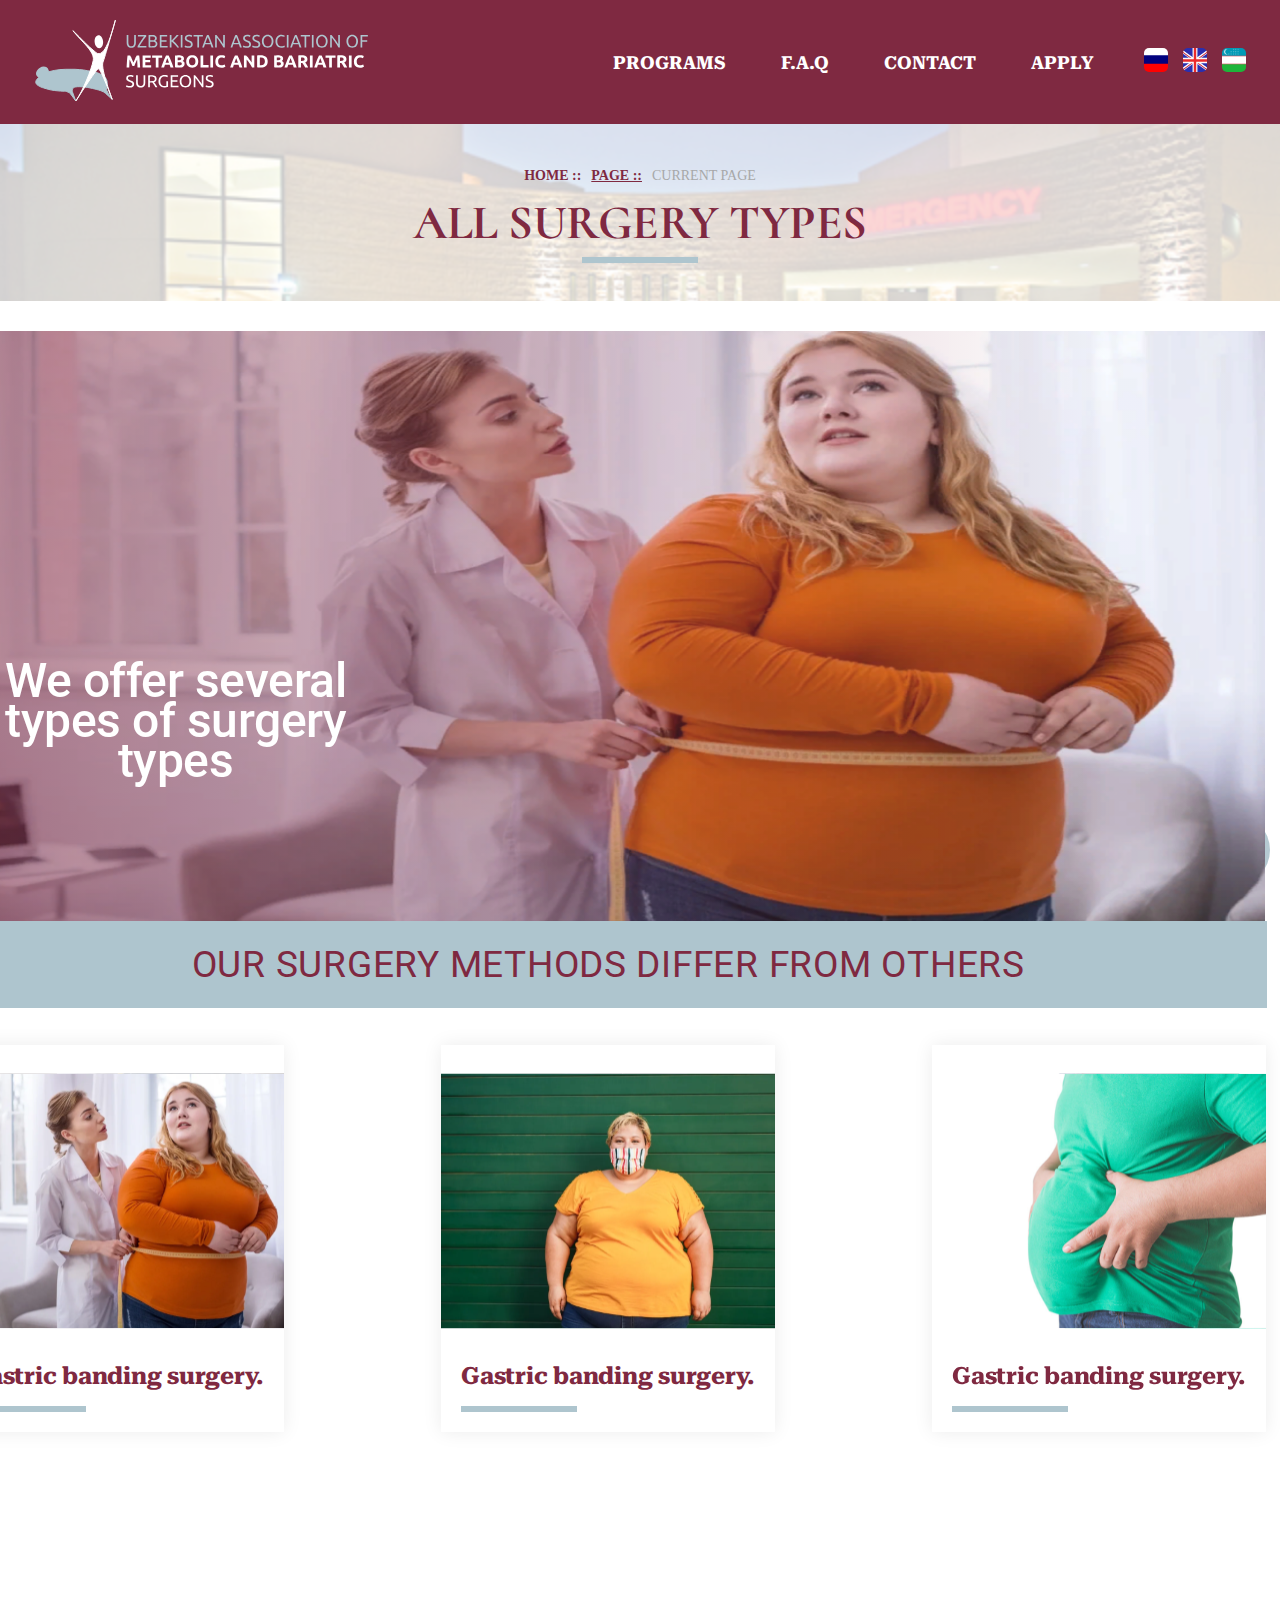
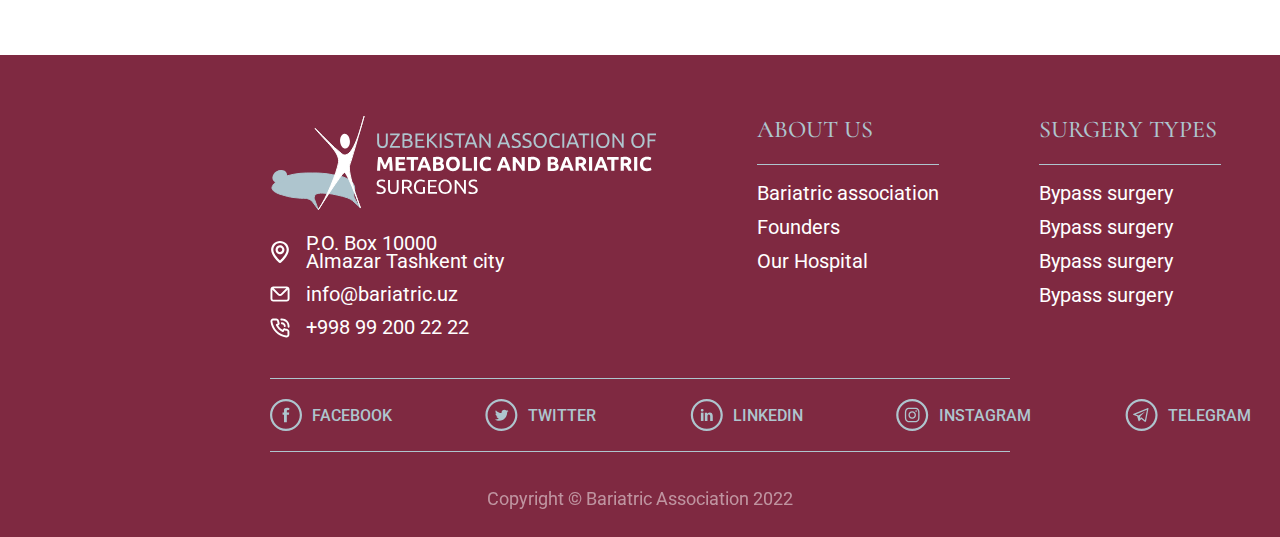
<file: programs.html>
<!DOCTYPE html>
<html lang="en">

<head>
    <meta charset="UTF-8">
    <meta http-equiv="X-UA-Compatible" content="IE=edge">
    <meta name="viewport" content="width=device-width, initial-scale=1.0">
    <link rel="stylesheet" href="style/main.css">
    <link rel="stylesheet" href="style/about.css">
    <link rel="stylesheet" href="style/founders.css">
    <link rel="stylesheet" href="style/programs.css">
    <title>Surgery types</title>
</head>

<body>
    <a href="#scroll" class="scroll"><img src="images/scroll_up.svg"></a>
    <nav class="container_us" id="scroll">
        <a href="index.html"><img src="images/About_Us/navbar/logo.svg"></a>
        <div class="menues">
            <ul>
                <li>
                    <a href="programs.html">Programs</a>
                </li>
                <li>
                    <a href="#">F.A.Q</a>
                </li>
                <li>
                    <a href="#">Contact</a>
                </li>
                <li>
                    <a href="#">Apply</a>
                </li>
            </ul>
            <div class="lang">
                <a href="#"><img src="images/navs-home/ru.svg"></a>
                <a href="#"><img src="images/navs-home/eng.svg"></a>
                <a href="#"><img src="images/navs-home/uzb.svg"></a>
            </div>
            <!-- <a href="#"><img src="images/About_Us/menu.svg"></a> -->
        </div>
    </nav>
    <!-- SECTION START -->
    <div class="program__section">
        <div class="index">
        </div>
        <ul>
            <li>
                <a href="index.html">HOME :: </a>
            </li>
            <li>
                <a href="programs.html" class="active">PAGE :: </a>
            </li>
            <li class="not-active">
                Current page
            </li>
        </ul>
        <div class="title">all surgery types</div>
        <div class="line"></div>
    </div>

    <div class="section__ container">
        <div class="section_block">
            <div class="back__img">
                <div class="img__title">We offer several <br> types of surgery <br> types </div>
                <div class="img_position">Our surgery methods differ from others </div>
            </div>

            <div class="cards">
                <a href="gastric.html" class="card">
                    <img src="images/section__news/1.svg" alt="">
                    <div class="hover">CLICK ME</div>
                    <div class="card__title">
                        Gastric banding surgery.
                    </div>
                    <div class="line"></div>
                </a>
                <a href="gastric.html" class="card">
                    <img src="images/section__news/2.svg" alt="">
                    <div class="hover">CLICK ME</div>
                    <div class="card__title">
                        Gastric banding surgery.
                    </div>
                    <div class="line"></div>
                </a>
                <a href="gastric.html" class="card">
                    <img src="images/section__news/3.svg" alt="">
                    <div class="hover">CLICK ME</div>
                    <div class="card__title">
                        Gastric banding surgery.
                    </div>
                    <div class="line"></div>
                </a>
            </div>
        </div>
    </div>
    <!-- FOOTER -->
    <footer class="container">
        <div class="footer__block">
            <!-- first block -->
            <div class="footer__box">
                <a href="#"><img src="images/footer/logo.svg" class="logo"></a>
                <div class="div mb">
                    <img src="images/footer/map.svg">
                    <p>P.O. Box 10000 <br> Almazar Tashkent city</p>
                </div>
                <div class="div mb">
                    <img src="images/footer/e-mail.svg">
                    <p>info@bariatric.uz</p>
                </div>
                <div class="div">
                    <img src="images/footer/call.svg">
                    <p>+998 99 200 22 22</p>
                </div>
            </div>
            <!-- second block -->
            <ul>
                <div class="title">About Us</div>
                <div class="line"></div>
                <li class="mb">
                    <a href="index.html">Bariatric association</a>
                </li>
                <li class="mb">
                    <a href="founders.html">Founders</a>
                </li>
                <li>
                    <a href="ourHospital.html">Our Hospital</a>
                </li>
            </ul>
            <ul>
                <div class="title">Surgery types</div>
                <div class="line"></div>
                <li class="mb">
                    <a href="#">Bypass surgery </a>
                </li>
                <li class="mb">
                    <a href="#">Bypass surgery </a>
                </li>
                <li class="mb">
                    <a href="#">Bypass surgery </a>
                </li>
                <li>
                    <a href="#">Bypass surgery </a>
                </li>
            </ul>
            <ul>
                <div class="title">Information</div>
                <div class="line"></div>
                <li class="mb">
                    <a href="#">Membership</a>
                </li>
                <li class="mb">
                    <a href="news.html">News</a>
                </li>
                <li class="mb">
                    <a href="#">Join us</a>
                </li>
                <li>
                    <a href="#">FAQ</a>
                </li>
            </ul>
        </div>
        <div class="socials">
            <a href="#">
                <img src="images/footer/socials/Facebook.svg">
                <p>Facebook</p>
            </a>
            <a href="#">
                <img src="images/footer/socials/Twitters.svg">
                <p>Twitter</p>
            </a>
            <a href="#">
                <img src="images/footer/socials/LinkedIn.svg">
                <p>LinkedIn</p>
            </a>
            <a href="#">
                <img src="images/footer/socials/Instagram.svg">
                <p>Instagram</p>
            </a>
            <a href="#">
                <img src="images/footer/socials/Telegram.svg">
                <p>Telegram</p>
            </a>
            <a href="#">
                <img src="images/footer/socials/Youtube.svg">
                <p>Youtube</p>
            </a>
        </div>
        <p class="copyright">Copyright © Bariatric Association 2022</p>
    </footer>
</body>

</html>
</file>
<file: style/main.css>
@import url("https://fonts.googleapis.com/css2?family=Roboto+Serif:opsz@8..144&display=swap");
@import url("https://fonts.googleapis.com/css2?family=Cormorant&family=Roboto+Serif&display=swap");
@import url("https://fonts.googleapis.com/css2?family=Roboto&family=Roboto+Serif&display=swap");
* {
  margin: 0;
  padding: 0;
  box-sizing: border-box;
  scroll-behavior: smooth;
}

.container {
  padding: 0 270px;
}

.home_nav {
  position: relative;
  background-image: url(../images/back.svg);
  background-repeat: no-repeat;
  height: 960px;
  background-size: cover;
  background-position: center;
}
.home_nav nav {
  padding: 0 84px;
  width: 100%;
  height: 167px;
  background: rgba(255, 255, 255, 0.67);
  display: flex;
  justify-content: space-between;
  align-items: center;
  position: fixed;
  z-index: 11;
}
.home_nav nav .menu {
  display: flex;
  gap: 30px;
  align-items: center;
}
.home_nav nav .menu ul {
  display: flex;
  list-style: none;
  gap: 55px;
}
.home_nav nav .menu ul li a {
  text-decoration: none;
  font-family: "Roboto Serif";
  font-weight: 700;
  font-size: 18px;
  line-height: 21px;
  text-transform: uppercase;
  color: #7f2941;
}
.home_nav nav .menu ul .active {
  padding: 10px 25px;
  background: #aec5ce;
  border-radius: 100px;
}
.home_nav nav .menu .languages {
  display: flex;
  gap: 9px;
}
.home_nav .section__theme {
  padding-top: 290.5px;
  text-align: right;
}
.home_nav .section__theme .section__title {
  font-family: "Cormorant";
  font-weight: 600;
  font-size: 98px;
  line-height: 96px;
  letter-spacing: -0.02em;
  color: #ffffff;
  margin-bottom: 40px;
}
.home_nav .section__theme p {
  font-family: "Roboto";
  font-weight: 400;
  font-size: 36px;
  line-height: 44px;
  color: #ffffff;
  margin-bottom: 40px;
}
.home_nav .section__theme a {
  text-decoration: none;
  padding: 20px 40px;
  background: #aec5ce;
  border-radius: 100px;
  font-family: "Cormorant";
  font-weight: 700;
  font-size: 36px;
  line-height: 44px;
  letter-spacing: -0.01em;
  text-transform: uppercase;
  color: #7f2941;
}

.bariatric__card__box {
  width: 100%;
  height: 960px;
  background: #aec5ce;
  padding: 60px 270px;
}
.bariatric__card__box .bariatric__card__title {
  font-family: "Cormorant";
  font-weight: 700;
  font-size: 48px;
  line-height: 50px;
  letter-spacing: -0.01em;
  text-transform: uppercase;
  color: #7f2941;
  display: flex;
  flex-direction: column;
  align-items: center;
  gap: 15px;
  margin-bottom: 30px;
}
.bariatric__card__box .bariatric__card__title .line {
  width: 116px;
  height: 6px;
  background: #7f2941;
}
.bariatric__card__box .bariatric__cards {
  display: flex;
  gap: 60px;
  justify-content: center;
}
.bariatric__card__box .bariatric__cards .card1,
.bariatric__card__box .bariatric__cards .card2,
.bariatric__card__box .bariatric__cards .card3 {
  width: 420px;
  height: 739px;
  border-radius: 30px;
  position: relative;
  overflow: hidden;
  padding: 20px;
}
.bariatric__card__box .bariatric__cards .card1 {
  background: url(../images/bariatric_card/1.svg);
}
.bariatric__card__box .bariatric__cards .card2 {
  background: url(../images/bariatric_card/2.svg);
}
.bariatric__card__box .bariatric__cards .card3 {
  background: url(../images/bariatric_card/1.svg);
}
.bariatric__card__box .bariatric__cards .card__title {
  position: absolute;
  padding: 20px 31.5px;
  width: 340px;
  text-align: center;
  background: #7f2941;
  font-family: "Roboto Serif";
  font-weight: 700;
  font-size: 30px;
  line-height: 44px;
  letter-spacing: -0.01em;
  text-transform: uppercase;
  color: #aec5ce;
  left: 20px;
  bottom: 20px;
  right: 20px;
}

.section__news {
  height: 998px;
  padding: 80px 270px;
  background: #f4f4f8;
}
.section__news .section__news-title {
  text-align: center;
}
.section__news .section__news-title .theme__title {
  font-family: "Roboto";
  font-weight: 400;
  font-size: 18px;
  line-height: 21px;
  text-transform: uppercase;
  color: #004549;
  margin-bottom: 15px;
}
.section__news .section__news-title .title {
  font-family: "Cormorant";
  font-weight: 700;
  font-size: 48px;
  line-height: 50px;
  letter-spacing: -0.01em;
  text-transform: uppercase;
  color: #7f2941;
  margin-bottom: 15px;
}
.section__news .section__news-title .line {
  width: 116px;
  height: 6px;
  background: #aec5ce;
  display: inline-block;
  margin-bottom: 20px;
}
.section__news .section__news-title p {
  font-family: "Roboto";
  font-weight: 400;
  font-size: 16px;
  line-height: 28px;
  color: #7f2941;
  margin-bottom: 60px;
}
.section__news .section__news__cards {
  display: flex;
  gap: 60px;
  justify-content: center;
}
.section__news .section__news__cards a {
  position: relative;
  text-decoration: none;
  height: 441px;
  background: #ffffff;
  box-shadow: 0px 0px 18px rgba(0, 0, 0, 0.08);
}
.section__news .section__news__cards a .data {
  position: absolute;
  background: #7f2941;
  padding: 7px 13px;
  top: 0;
  left: 0;
  font-family: "Roboto Serif";
  font-weight: 700;
  font-size: 20px;
  line-height: 18px;
  display: flex;
  text-align: center;
  text-transform: uppercase;
  color: #aec5ce;
}
.section__news .section__news__cards a p {
  font-family: "Roboto Serif";
  font-weight: 700;
  font-size: 24px;
  line-height: 30px;
  letter-spacing: -0.01em;
  color: #7f2941;
  margin: 20px 0 0 20px;
}
.section__news .section__news__cards a .line {
  width: 116px;
  height: 6px;
  background: #aec5ce;
  margin: 15px 0 20px 20px;
}

.section__facts {
  display: flex;
  justify-content: center;
  align-items: center;
  height: 780px;
}
.section__facts .card {
  position: relative;
}
.section__facts .card .facts_title {
  position: absolute;
  top: 20px;
  left: 60px;
}
.section__facts .card .facts_title .facts__percent {
  font-family: "Roboto Serif";
  font-weight: 700;
  font-size: 96px;
  line-height: 112px;
  letter-spacing: -0.01em;
  color: #7f2941;
  margin-bottom: 10px;
}
.section__facts .card .facts_title .facts__theme {
  font-family: "Roboto Serif";
  font-weight: 700;
  font-size: 20px;
  line-height: 28px;
  letter-spacing: -0.03em;
  text-transform: uppercase;
  color: #7f2941;
  margin-bottom: 10px;
}
.section__facts .card .facts_title .line {
  width: 116px;
  height: 6px;
  background: #7f2941;
}
.section__facts .card .facts_title .facts__white {
  font-family: "Roboto Serif";
  font-weight: 700;
  font-size: 96px;
  line-height: 112px;
  letter-spacing: -0.01em;
  color: #ffffff;
  margin-bottom: 10px;
}
.section__facts .card .facts_title .white__theme {
  font-family: "Roboto Serif";
  font-weight: 700;
  font-size: 20px;
  line-height: 28px;
  letter-spacing: -0.03em;
  text-transform: uppercase;
  color: #ffffff;
  margin-bottom: 10px;
}
.section__facts .card .facts_title .line_white {
  width: 116px;
  height: 6px;
  background: #aec5ce;
}

.partners {
  height: 246px;
  background: #7f2941;
  display: flex;
  align-items: center;
  justify-content: center;
  gap: 146px;
}
.partners img {
  opacity: 0.5;
  transition: 0.3s ease-in-out;
}
.partners img:hover {
  opacity: 1;
  transition: 0.3s ease-in-out;
}

.contact {
  height: 731px;
  background: #fafafa;
  display: flex;
  flex-direction: column;
  justify-content: center;
  align-items: center;
}
.contact .contact__title {
  text-align: center;
}
.contact .contact__title .us {
  font-family: "Roboto";
  font-weight: 400;
  font-size: 18px;
  line-height: 21px;
  text-transform: uppercase;
  color: #004549;
  margin-bottom: 15px;
}
.contact .contact__title .touch {
  font-family: "Cormorant";
  font-weight: 700;
  font-size: 48px;
  line-height: 50px;
  letter-spacing: -0.01em;
  text-transform: uppercase;
  color: #7f2941;
  margin-bottom: 15px;
}
.contact .contact__title .line {
  width: 116px;
  height: 6px;
  background: #aec5ce;
  display: inline-block;
  margin-bottom: 20px;
}
.contact .contact__title p {
  font-family: "Roboto";
  font-weight: 400;
  font-size: 16px;
  line-height: 28px;
  color: #7f2941;
  margin-bottom: 40px;
}

.map img {
  width: 100%;
}

.form {
  display: flex;
  gap: 40px;
}
.form .adress {
  display: flex;
  flex-direction: column;
  gap: 20px;
}
.form .adress .box {
  display: flex;
  align-items: center;
  gap: 20px;
  padding: 20px;
  width: 408px;
  height: 104px;
  background: #fefefe;
  box-shadow: 0px 0px 18px rgba(0, 0, 0, 0.08);
  border-radius: 30px;
}
.form .adress .box .dashed {
  width: 64px;
  height: 64px;
  background: #fefefe;
  border: 2px dashed #aec5ce;
  border-radius: 100px;
  display: flex;
  align-items: center;
  justify-content: center;
}
.form .adress .box .box_title div {
  font-family: "Roboto Serif";
  font-weight: 700;
  font-size: 24px;
  line-height: 28px;
  letter-spacing: -0.01em;
  text-transform: uppercase;
  color: #7f2941;
}
.form .adress .box .box_title p {
  font-family: "Roboto";
  font-weight: 400;
  font-size: 18px;
  line-height: 22px;
  color: #7f2941;
}
.form form {
  width: 932px;
  height: 360px;
  box-shadow: 0px 0px 18px rgba(0, 0, 0, 0.08);
  background: #fefefe;
  border-radius: 30px;
  padding: 40px;
}
.form form .inp {
  width: 411px;
  height: 54px;
  background: #f4f4f8;
  border-radius: 20px;
  border: none;
  outline: none;
  padding: 0 15px;
  font-family: "Roboto";
  font-weight: 400;
  font-size: 18px;
  line-height: 21px;
  color: #a7a8a9;
  margin-bottom: 30px;
}
.form form .im {
  margin-right: 26px;
}
.form form .textare {
  width: 852px;
  height: 69px;
  background: #f4f4f8;
  border-radius: 20px;
  border: none;
  outline: none;
  padding-left: 15px;
  font-family: "Roboto";
  font-weight: 400;
  font-size: 18px;
  line-height: 21px;
  color: #a7a8a9;
  margin-bottom: 30px;
}
.form form .terms {
  display: flex;
  align-items: center;
  gap: 15px;
  margin-bottom: 30px;
}
.form form .terms p {
  font-family: "Roboto";
  font-weight: 400;
  font-size: 18px;
  line-height: 21px;
  display: flex;
  gap: 7px;
  color: #7f2941;
}
.form form .terms p a {
  text-decoration: none;
  color: rgb(54, 54, 243);
}
.form form .submit {
  border: none;
  background: none;
  background: #7f2941;
  border-radius: 100px;
  font-family: "Roboto";
  font-weight: 400;
  font-size: 18px;
  line-height: 21px;
  text-transform: uppercase;
  color: #aec5ce;
  padding: 15px 30px;
  cursor: pointer;
}

footer {
  height: 482px;
  background: #7f2941;
}
footer .footer__block {
  display: flex;
  gap: 100px;
  padding-top: 60px;
  margin-bottom: 40px;
}
footer .footer__block .footer__box .logo {
  margin-bottom: 20px;
}
footer .footer__block .footer__box .div {
  display: flex;
  gap: 16px;
}
footer .footer__block .footer__box .div img {
  width: 20px;
}
footer .footer__block .footer__box .div p {
  font-family: "Roboto";
  font-weight: 400;
  font-size: 20px;
  line-height: 18px;
  color: #ffffff;
}
footer .footer__block .footer__box .mb {
  margin-bottom: 15px;
}
footer .footer__block ul {
  list-style: none;
}
footer .footer__block ul .title {
  font-family: "Cormorant";
  font-weight: 500;
  font-size: 24px;
  line-height: 29px;
  text-transform: uppercase;
  color: #aec5ce;
  margin-bottom: 20px;
}
footer .footer__block ul .line {
  width: 182px;
  height: 1px;
  background: #aec5ce;
  margin-bottom: 19.5px;
}
footer .footer__block ul li a {
  text-decoration: none;
  font-family: "Roboto";
  font-weight: 400;
  font-size: 20px;
  line-height: 16px;
  color: #ffffff;
  transition: 0.2s ease-in-out;
}
footer .footer__block ul li a:hover {
  color: #aec5ce;
  transition: 0.3s ease-in-out;
}
footer .footer__block ul .mb {
  margin-bottom: 15px;
}
footer .socials {
  border-bottom: 1px solid #aec5ce;
  border-top: 1px solid #aec5ce;
  padding: 20px 0;
  display: flex;
  gap: 93.4px;
}
footer .socials a {
  display: flex;
  align-items: center;
  gap: 10px;
  text-decoration: none;
}
footer .socials a p {
  font-family: "Roboto";
  font-weight: 500;
  font-size: 16px;
  line-height: 19px;
  text-transform: uppercase;
  color: #aec5ce;
  transition: 0.1s ease-in-out;
}
footer .socials a p:hover {
  color: white;
  transition: 0.1s ease-in-out;
}
footer .copyright {
  margin-top: 40px;
  text-align: center;
  font-family: "Roboto";
  font-weight: 400;
  font-size: 18px;
  line-height: 14px;
  color: #ffffff;
  opacity: 0.5;
}

.scroll {
  position: absolute;
  bottom: 10px;
  right: 10px;
  position: fixed;
}/*# sourceMappingURL=main.css.map */
</file>
<file: style/about.css>
.container_us {
  padding: 0 34px;
}

nav {
  height: 124px;
  background: #7f2941;
  display: flex;
  align-items: center;
  justify-content: space-between;
}
nav .menues {
  display: flex;
  align-items: center;
  gap: 50px;
}
nav .menues ul {
  list-style: none;
  display: flex;
  gap: 55px;
}
nav .menues ul li a {
  text-decoration: none;
  font-family: "Roboto Serif";
  font-weight: 700;
  font-size: 18px;
  line-height: 21px;
  text-transform: uppercase;
  color: #ffffff;
}
nav .menues ul li .active {
  padding: 10px 25px;
  background: #aec5ce;
  border-radius: 100px;
  color: #7f2941;
}
nav .menues .lang {
  display: flex;
  gap: 15px;
}

.section {
  position: relative;
  z-index: -11;
}
.section img {
  width: 100%;
}

.about__box {
  width: 100%;
  height: 1443px;
  background: #f4f4f8;
  z-index: -1;
  display: flex;
  justify-content: center;
}
.about__box .box_content {
  width: 1380px;
  height: 1637px;
  background: #ffffff;
  z-index: 55;
  position: absolute;
  top: 375px;
  box-shadow: 0px 0px 18px rgba(0, 0, 0, 0.08);
  padding: 0 60px;
}
.about__box .box_content .menues {
  margin-top: 40px;
  margin-bottom: 30px;
}
.about__box .box_content .menues ul {
  display: flex;
  justify-content: center;
  list-style: none;
  gap: 20px;
}
.about__box .box_content .menues ul li a {
  text-decoration: none;
  font-family: "Roboto";
  font-weight: 400;
  font-size: 18px;
  line-height: 16px;
  text-transform: uppercase;
  color: #7f2941;
}
.about__box .box_content .menues ul li .active {
  font-size: 18px;
  text-decoration: underline;
}
.about__box .box_content .menues ul .not__active {
  color: #a7a8a9;
  text-transform: uppercase;
}
.about__box .box_content .box__title {
  font-family: "Cormorant";
  font-weight: 700;
  font-size: 48px;
  line-height: 50px;
  letter-spacing: -0.01em;
  text-transform: uppercase;
  color: #7f2941;
  display: flex;
  flex-direction: column;
  justify-content: center;
  align-items: center;
}
.about__box .box_content .box__title .line {
  margin-top: 15px;
  width: 116px;
  height: 6px;
  background: #aec5ce;
  margin-bottom: 50px;
}
.about__box .box_content .content {
  display: flex;
  gap: 60px;
}
.about__box .box_content .content .menu_content {
  width: 354px;
}
.about__box .box_content .content .menu_content ul {
  list-style: none;
  display: flex;
  flex-direction: column;
  gap: 10px;
}
.about__box .box_content .content .menu_content ul li {
  border-bottom: 1px solid #bbbcbb;
  width: 354px;
  padding-bottom: 10px;
}
.about__box .box_content .content .menu_content ul li a {
  text-decoration: none;
  font-family: "Roboto";
  font-weight: 400;
  font-size: 24px;
  line-height: 28px;
  color: #7f2941;
  position: relative;
  padding-left: 20px;
  transition: 0.3s ease-in-out;
}
.about__box .box_content .content .menu_content ul li a::before {
  content: "";
  width: 6px;
  height: 28px;
  position: absolute;
  left: 0;
  background: #aec5ce;
}
.about__box .box_content .content .menu_content ul li a:hover {
  color: #869ca5;
  transition: 0.3s ease-in-out;
}
.about__box .box_content .content .menu_content ul li .active {
  color: #869ca5;
}
.about__box .box_content .content .paragraph__content .param_1 {
  font-family: "Roboto Serif";
  font-weight: 300;
  font-size: 36px;
  line-height: 50px;
  color: #7f2941;
  margin-bottom: 30px;
}
.about__box .box_content .content .paragraph__content .param_2 {
  font-family: "Roboto";
  font-weight: 400;
  font-size: 18px;
  line-height: 28px;
  color: #59595c;
  margin-bottom: 30px;
}
.about__box .box_content .content .paragraph__content .param_title {
  font-family: "Cormorant";
  font-weight: 700;
  font-size: 38px;
  line-height: 64px;
  color: #7f2941;
}
.about__box .box_content .content .paragraph__content .line {
  width: 116px;
  height: 6px;
  background: #aec5ce;
  margin-bottom: 30px;
}
.about__box .box_content .content .paragraph__content ul {
  display: flex;
  flex-direction: column;
  gap: 5px;
  margin-left: 25px;
}
.about__box .box_content .content .paragraph__content ul li {
  font-family: "Roboto";
  font-weight: 400;
  font-size: 18px;
  line-height: 28px;
  color: #59595c;
}

.certificates {
  width: 100%;
  background: #aec5ce;
  height: 641px;
  padding: 60px 45px 25px 45px;
}
.certificates .certificates__title {
  display: flex;
  flex-direction: column;
  align-items: center;
  font-family: "Cormorant";
  font-weight: 600;
  font-size: 65px;
  line-height: 50px;
  letter-spacing: 0.085em;
  text-transform: uppercase;
  color: #7f2941;
  gap: 15px;
}
.certificates .certificates__title .line {
  width: 116px;
  height: 6px;
  background: #7f2941;
  margin-bottom: 30px;
}
.certificates .img {
  display: flex;
  gap: 30px;
  justify-content: center;
}/*# sourceMappingURL=about.css.map */
</file>
<file: style/founders.css>
.about__box {
  height: 2000px;
}
.about__box .box_content {
  top: 308px;
  height: 2102px;
}

.founders .button_doctors {
  margin-bottom: 30px;
  display: flex;
}
.founders .button_doctors a {
  padding: 10px 20px;
  text-decoration: none;
}
.founders .button_doctors .not-active {
  font-family: "Roboto Serif";
  font-weight: 700;
  font-size: 16px;
  line-height: 24px;
  letter-spacing: -0.01em;
  color: #ffffff;
  background: #aec5ce;
}
.founders .button_doctors .active {
  font-family: "Roboto Serif";
  font-weight: 700;
  font-size: 16px;
  line-height: 24px;
  letter-spacing: -0.01em;
  color: #aec5ce;
  background: #7f2941;
}
.founders .param_1 {
  font-family: "Roboto Serif";
  font-weight: 300;
  font-size: 32px;
  line-height: 50px;
  color: #7f2941;
  margin-bottom: 30px;
}
.founders h3 {
  margin-top: 30px;
  margin-bottom: 35px;
  color: #59595c;
  font-size: 45px;
  font-weight: 700;
  font-family: "Roboto";
}
.founders .param_2 {
  font-family: "Roboto";
  font-weight: 500;
  font-size: 17px;
  line-height: 28px;
  color: #59595c;
}
.founders .one {
  margin-bottom: 80px;
}
.founders .two {
  margin-bottom: 30px;
}/*# sourceMappingURL=founders.css.map */
</file>
<file: style/doctor.css>
.about__box {
  height: 2250px;
}
.about__box .box_content {
  top: 308px;
  height: 2362px;
}

.team__title {
  font-family: "Roboto Serif";
  font-weight: 300;
  font-size: 36px;
  line-height: 50px;
  color: #7f2941;
  margin-bottom: 30px;
  text-align: center;
}

.mt {
  margin-top: 20px;
}/*# sourceMappingURL=doctor.css.map */
</file>
<file: style/programs.css>
.program__section {
  position: relative;
  display: flex;
  flex-direction: column;
  justify-content: center;
  align-items: center;
}
.program__section ul {
  z-index: 11;
  list-style: none;
  top: 40px;
  position: absolute;
  display: flex;
  gap: 10px;
  align-items: center;
}
.program__section ul li a {
  text-decoration: none;
  font-family: "Dubai";
  font-weight: 600;
  font-size: 14px;
  line-height: 24px;
  text-transform: uppercase;
  color: #7f2941;
}
.program__section ul li .active {
  text-decoration: underline;
}
.program__section ul .not-active {
  color: #a7a8a9;
  text-transform: uppercase;
  font-family: "Dubai";
  font-weight: 500;
  font-size: 14px;
  line-height: 24px;
}
.program__section .title {
  position: absolute;
  font-family: "Cormorant";
  font-weight: 700;
  font-size: 48px;
  line-height: 50px;
  letter-spacing: -0.01em;
  text-transform: uppercase;
  color: #7f2941;
  margin-top: 20px;
}
.program__section .line {
  position: absolute;
  width: 116px;
  height: 6px;
  background: #aec5ce;
  margin-top: 95px;
}
.program__section .index {
  width: 100%;
  height: 177px;
  background: url("../images/founders/background.svg");
  background-size: 100%;
  opacity: 0.2;
  z-index: -11;
}

.section__ {
  display: flex;
  justify-content: center;
}
.section__ .section_block .back__img {
  background: linear-gradient(90deg, rgba(127, 41, 65, 0.56) 0%, rgba(255, 255, 255, 0.0952) 83.85%), url(../images/programms/blog.png);
  width: 1380px;
  height: 677px;
  background-size: contain;
  background-repeat: no-repeat;
  position: relative;
  margin-top: 30px;
  margin-bottom: 37px;
}
.section__ .section_block .back__img .img__title {
  position: absolute;
  top: 330px;
  left: 55px;
  font-family: "Roboto";
  font-weight: 500;
  font-size: 48px;
  line-height: 40px;
  text-align: center;
  letter-spacing: -0.01em;
  color: #ffffff;
}
.section__ .section_block .back__img .img_position {
  position: absolute;
  bottom: 0;
  width: 95.4%;
  height: 87px;
  background: #aec5ce;
  font-family: "Roboto";
  font-weight: 400;
  font-size: 37px;
  line-height: 40px;
  text-align: center;
  letter-spacing: 0.02em;
  color: #7f2941;
  display: flex;
  align-items: center;
  justify-content: center;
  text-transform: uppercase;
}
.section__ .section_block .cards {
  display: flex;
  gap: 157px;
  margin-bottom: 223px;
}
.section__ .section_block .cards a {
  text-decoration: none;
  position: relative;
}
.section__ .section_block .cards a .hover {
  position: absolute;
  top: 140px;
  text-align: center;
  color: #7f2941;
  font-weight: 800;
  left: 85px;
  display: none;
  font-size: 30px;
  transition: 0.3s ease-in-out;
}
.section__ .section_block .cards .card {
  box-shadow: 0px 0px 18px rgba(0, 0, 0, 0.08);
}
.section__ .section_block .cards .card img {
  width: 334px;
  height: 312px;
  transition: 0.3s ease-in-out;
}
.section__ .section_block .cards .card .card__title {
  font-family: "Roboto Serif";
  font-weight: 700;
  font-size: 24px;
  line-height: 30px;
  letter-spacing: -0.01em;
  color: #7f2941;
  margin-bottom: 15px;
  padding: 0 20px;
}
.section__ .section_block .cards .card .line {
  width: 116px;
  height: 6px;
  background: #aec5ce;
  margin: 0 20px;
  margin-bottom: 20px;
}
.section__ .section_block .cards .card:hover img {
  opacity: 0.2;
  transition: 0.3s ease-in-out;
}
.section__ .section_block .cards .card:hover .hover {
  display: block;
}/*# sourceMappingURL=programs.css.map */
</file>
<file: sass/news.css>
.news {
  display: flex;
  margin-top: 30px;
  margin-bottom: 80px;
  gap: 60px;
}
.news .news_left .img_news {
  position: relative;
}
.news .news_left .img_news .img_data {
  position: absolute;
  bottom: 0;
  height: 127px;
  width: 100%;
  background: rgba(0, 0, 0, 0.45);
  display: flex;
  flex-direction: column;
  justify-content: center;
  padding: 20px;
}
.news .news_left .img_news .img_data .data {
  display: flex;
  margin-bottom: 15px;
}
.news .news_left .img_news .img_data .data p {
  padding: 7px 13px;
  display: flex;
  align-items: center;
  font-family: "Roboto Serif";
  font-weight: 700;
  font-size: 20px;
}
.news .news_left .img_news .img_data .data .p_one {
  background: #7f2941;
  line-height: 12px;
  text-transform: uppercase;
  color: #aec5ce;
}
.news .news_left .img_news .img_data .data .p_two {
  background: #aec5ce;
  line-height: 18px;
  text-transform: uppercase;
  color: #7f2941;
}
.news .news_left .img_news .img_data .theme_news {
  font-family: "Roboto";
  font-weight: 500;
  font-size: 36px;
  line-height: 40px;
  letter-spacing: -0.01em;
  color: #ffffff;
}
.news .news_left .content_news {
  display: flex;
  gap: 60px;
  margin-top: 30px;
}
.news .news_left .content_news .card {
  position: relative;
  box-shadow: 0px 0px 18px rgba(0, 0, 0, 0.08);
}
.news .news_left .content_news .card .card__title {
  font-family: "Roboto Serif";
  font-weight: 700;
  font-size: 24px;
  line-height: 30px;
  letter-spacing: -0.01em;
  color: #7f2941;
  margin: 20px 20px 15px 20px;
}
.news .news_left .content_news .card .line {
  width: 116px;
  height: 6px;
  background: #aec5ce;
  margin: 0px 20px 20px 20px;
}
.news .news_left .content_news .card .absolute {
  position: absolute;
  top: 0;
  left: 0;
  width: 50px;
  height: 62px;
  text-align: center;
  background: #7f2941;
  font-family: "Roboto Serif";
  font-weight: 700;
  font-size: 15px;
  line-height: 18px;
  text-transform: uppercase;
  color: #aec5ce;
}
.news .news_right ul {
  list-style: none;
}
.news .news_right ul li {
  border-bottom: 1px solid #BBBCBB;
  width: 354px;
}/*# sourceMappingURL=news.css.map */
</file>
<file: style/hospital.css>
.about__box {
  height: 1150px;
}
.about__box .box_content {
  top: 308px;
  height: 1223px;
}

.hospital p {
  margin-top: 30px;
  font-family: "Roboto";
  font-weight: 400;
  font-size: 18px;
  line-height: 28px;
  color: #59595c;
}/*# sourceMappingURL=hospital.css.map */
</file>
